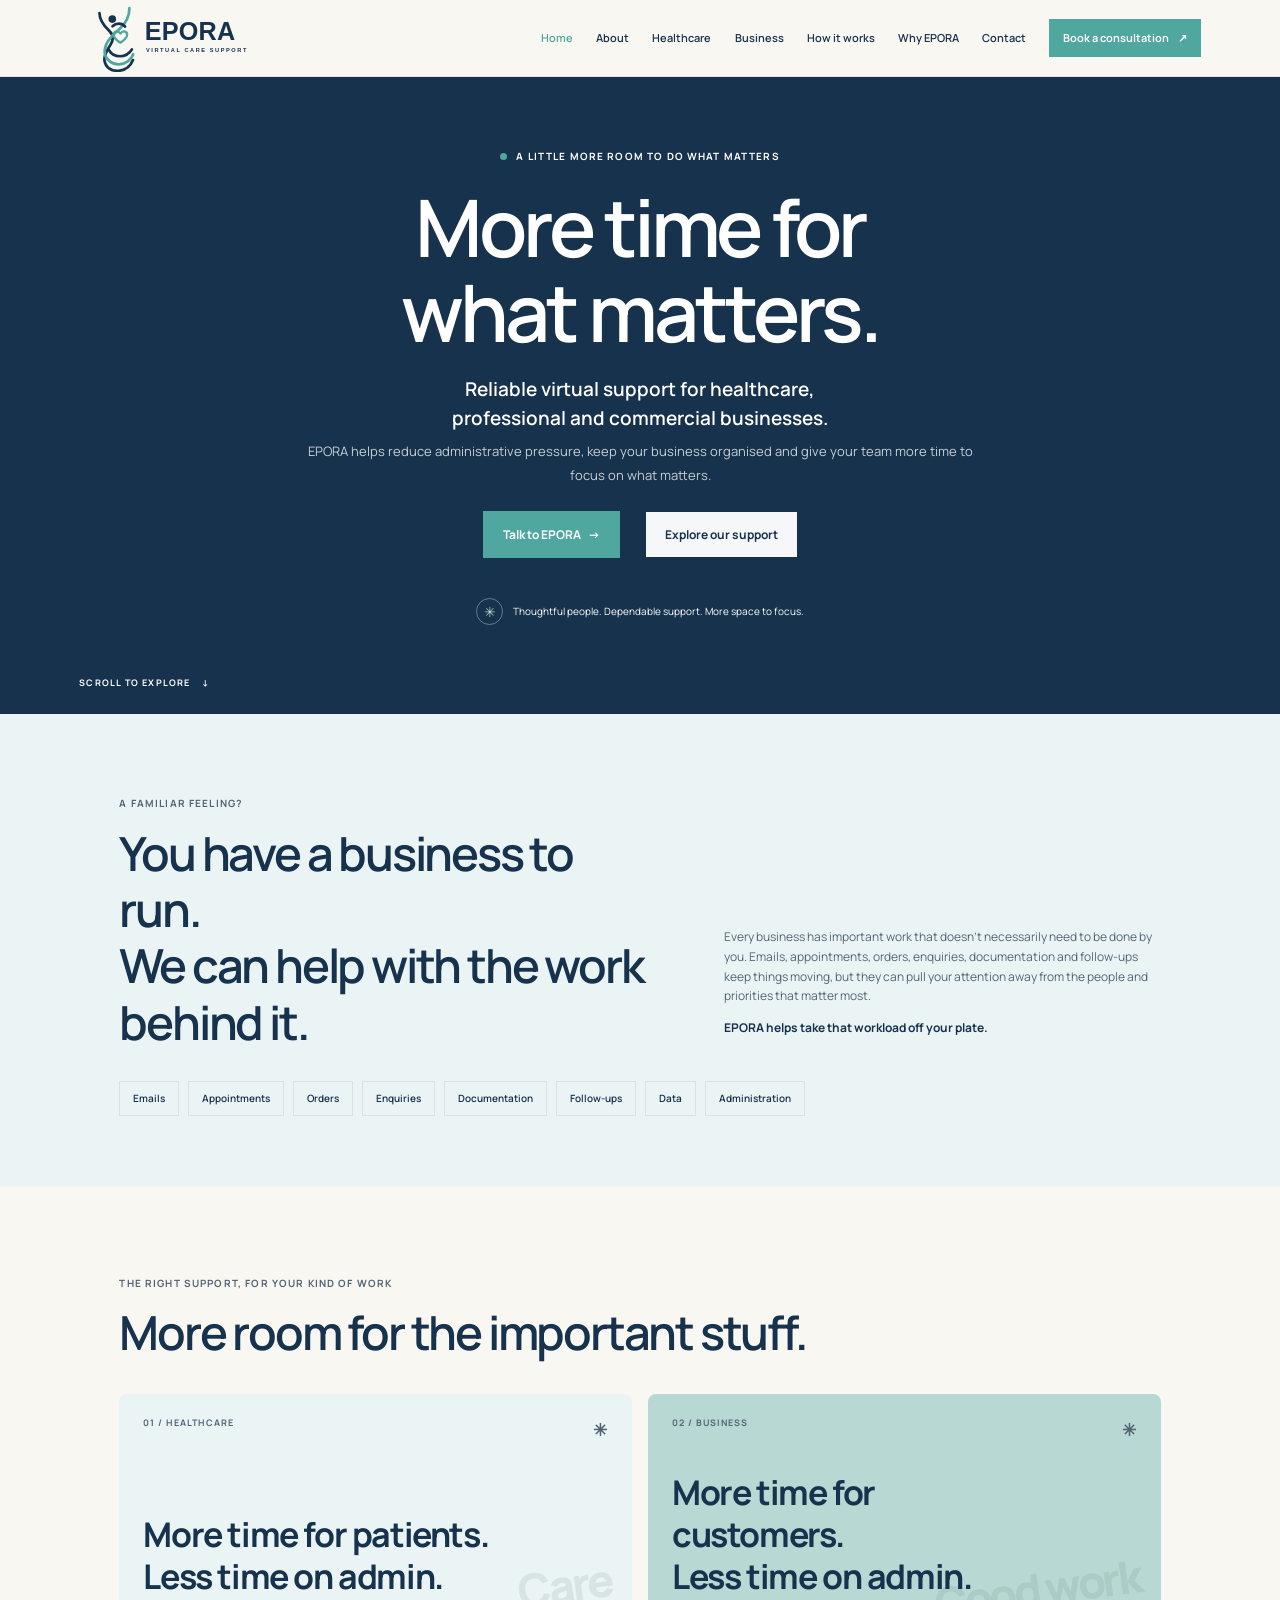
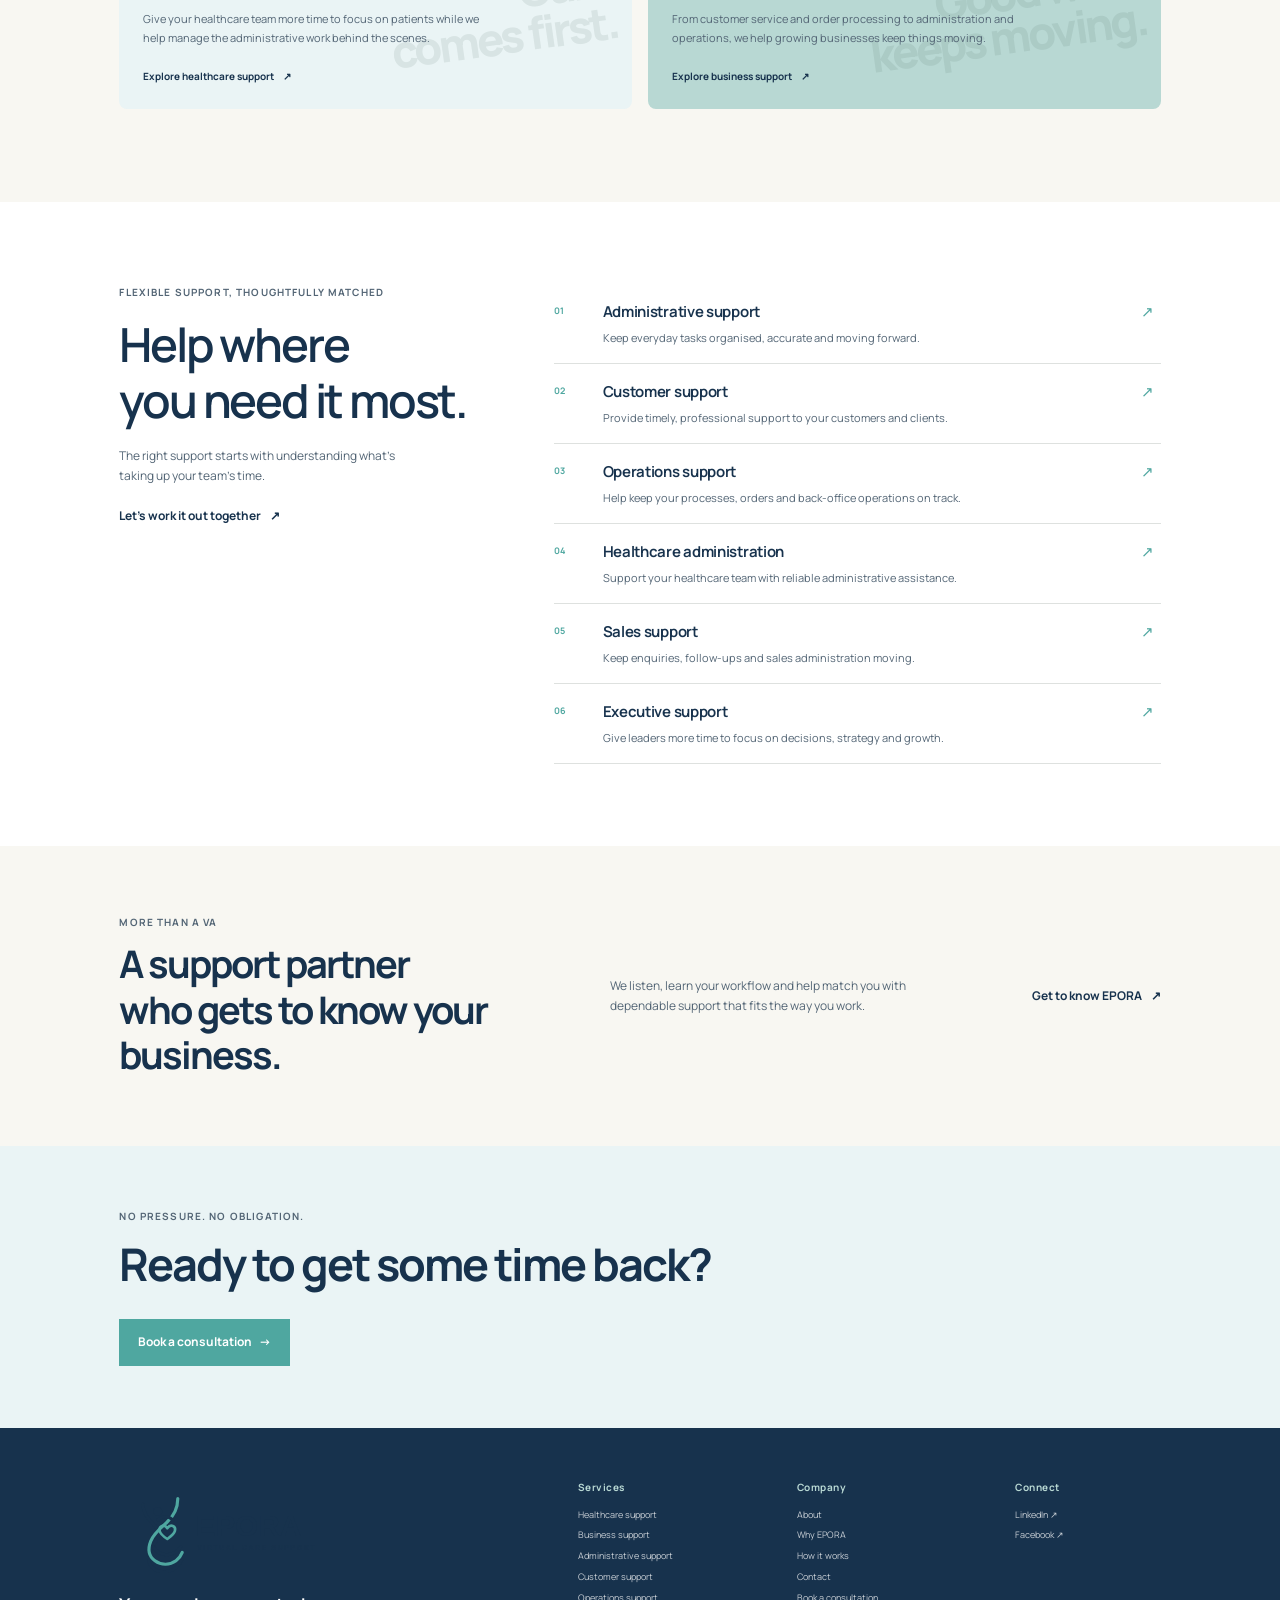
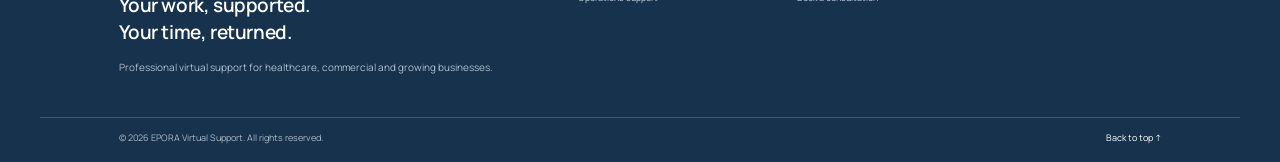
<file: index.html>
<!doctype html>
<html lang="en">
<head>
  <meta charset="utf-8">
  <meta name="viewport" content="width=device-width, initial-scale=1">
  <meta name="theme-color" content="#F8F7F2">
  <meta name="description" content="Reliable virtual support for healthcare, professional and commercial businesses. More time for what matters.">
  <title>EPORA Virtual Support | More time for what matters</title>
  <link rel="preconnect" href="https://fonts.googleapis.com">
  <link rel="preconnect" href="https://fonts.gstatic.com" crossorigin>
  <link href="https://fonts.googleapis.com/css2?family=Manrope:wght@400;500;600;700;800&display=swap" rel="stylesheet">
  <link rel="stylesheet" href="styles.css">
  <script src="script.js" defer></script>
</head>
<body>
  <a class="skip-link" href="#main">Skip to content</a>
  <header class="site-header">
    <a class="wordmark" href="index.html" aria-label="EPORA Virtual Support, home"><span class="brand-symbol" aria-hidden="true">e</span><span>epora<span class="wordmark-label">VIRTUAL SUPPORT</span></span></a>
    <button class="menu-toggle" type="button" aria-label="Open navigation" aria-expanded="false" aria-controls="primary-nav"><span></span><span></span></button>
    <nav class="primary-nav" id="primary-nav" aria-label="Main navigation">
      <a href="index.html" aria-current="page">Home</a><a href="about.html">About</a><a href="healthcare.html">Healthcare</a><a href="business.html">Business</a><a href="how-it-works.html">How it works</a><a href="why-epora.html">Why EPORA</a><a href="contact.html">Contact</a><a class="nav-cta" href="consultation.html">Book a consultation <span aria-hidden="true">↗</span></a>
    </nav>
  </header>
  <main id="main">
    <section class="hero section-wrap" id="home">
      <div class="hero-copy"><p class="eyebrow"><span class="eyebrow-dot"></span> A little more room to do what matters</p><h1>More time for<br>what matters.</h1><p class="hero-description">Reliable virtual support for healthcare, professional and commercial businesses.</p><p class="hero-detail">EPORA helps reduce administrative pressure, keep your business organised and give your team more time to focus on what matters.</p><div class="hero-actions"><a class="button button-primary" href="consultation.html">Talk to EPORA <span aria-hidden="true">→</span></a><a class="button button-secondary" href="#services">Explore our support</a></div><div class="hero-note"><span class="note-mark" aria-hidden="true">✳</span> Thoughtful people. Dependable support. More space to focus.</div></div>
      <a class="scroll-hint" href="#the-work">SCROLL TO EXPLORE <span aria-hidden="true">↓</span></a>
    </section>
    <section class="work-section" id="the-work"><div class="section-wrap work-layout"><div class="work-intro"><p class="eyebrow">A familiar feeling?</p><h2>You have a business to run.<br><span>We can help with the work behind it.</span></h2></div><div class="work-detail"><p>Every business has important work that doesn't necessarily need to be done by you. Emails, appointments, orders, enquiries, documentation and follow-ups keep things moving, but they can pull your attention away from the people and priorities that matter most.</p><p class="work-punch">EPORA helps take that workload off your plate.</p></div><div class="task-list" aria-label="Everyday business tasks"><span>Emails</span><span>Appointments</span><span>Orders</span><span>Enquiries</span><span>Documentation</span><span>Follow-ups</span><span>Data</span><span>Administration</span></div></div></section>
    <section class="service-intro section-wrap" id="services"><div class="section-heading"><p class="eyebrow">The right support, for your kind of work</p><h2>More room for <em>the important stuff.</em></h2></div><div class="service-panels"><article class="service-panel healthcare-panel"><div class="panel-topline"><span>01 / HEALTHCARE</span><span aria-hidden="true">✳</span></div><div><h3>More time for patients.<br><em>Less time on admin.</em></h3><p>Give your healthcare team more time to focus on patients while we help manage the administrative work behind the scenes.</p><a class="panel-link" href="healthcare.html">Explore healthcare support <span aria-hidden="true">↗</span></a></div><span class="panel-stamp" aria-hidden="true">Care<br>comes first.</span></article><article class="service-panel business-panel"><div class="panel-topline"><span>02 / BUSINESS</span><span aria-hidden="true">✳</span></div><div><h3>More time for customers.<br><em>Less time on admin.</em></h3><p>From customer service and order processing to administration and operations, we help growing businesses keep things moving.</p><a class="panel-link" href="business.html">Explore business support <span aria-hidden="true">↗</span></a></div><span class="panel-stamp" aria-hidden="true">Good work<br>keeps moving.</span></article></div></section>
    <section class="capabilities-section" id="all-services"><div class="section-wrap capabilities-layout"><div class="capabilities-heading"><p class="eyebrow">Flexible support, thoughtfully matched</p><h2>Help where<br>you need it <em>most.</em></h2><p>The right support starts with understanding what's taking up your team's time.</p><a class="text-link" href="consultation.html">Let's work it out together <span aria-hidden="true">↗</span></a></div><div class="capability-list"><article class="capability-item"><span class="capability-number">01</span><div><h3>Administrative support</h3><p>Keep everyday tasks organised, accurate and moving forward.</p></div><span class="capability-arrow" aria-hidden="true">↗</span></article><article class="capability-item"><span class="capability-number">02</span><div><h3>Customer support</h3><p>Provide timely, professional support to your customers and clients.</p></div><span class="capability-arrow" aria-hidden="true">↗</span></article><article class="capability-item"><span class="capability-number">03</span><div><h3>Operations support</h3><p>Help keep your processes, orders and back-office operations on track.</p></div><span class="capability-arrow" aria-hidden="true">↗</span></article><article class="capability-item"><span class="capability-number">04</span><div><h3>Healthcare administration</h3><p>Support your healthcare team with reliable administrative assistance.</p></div><span class="capability-arrow" aria-hidden="true">↗</span></article><article class="capability-item"><span class="capability-number">05</span><div><h3>Sales support</h3><p>Keep enquiries, follow-ups and sales administration moving.</p></div><span class="capability-arrow" aria-hidden="true">↗</span></article><article class="capability-item"><span class="capability-number">06</span><div><h3>Executive support</h3><p>Give leaders more time to focus on decisions, strategy and growth.</p></div><span class="capability-arrow" aria-hidden="true">↗</span></article></div></div></section>
    <section class="home-partner section-wrap"><div><p class="eyebrow">More than a VA</p><h2>A support partner<br><em>who gets to know your business.</em></h2></div><p>We listen, learn your workflow and help match you with dependable support that fits the way you work.</p><a class="text-link" href="about.html">Get to know EPORA <span aria-hidden="true">↗</span></a></section>
    <section class="service-cta"><div class="section-wrap"><p class="eyebrow">No pressure. No obligation.</p><h2>Ready to get some <em>time back?</em></h2><a class="button button-primary" href="consultation.html">Book a consultation <span aria-hidden="true">→</span></a></div></section>
  </main>
  <footer class="site-footer"><div class="section-wrap footer-main"><div class="footer-brand"><a class="wordmark wordmark-footer" href="index.html"><span class="brand-symbol" aria-hidden="true">e</span><span>epora<span class="wordmark-label">VIRTUAL SUPPORT</span></span></a><p>Your work, supported.<br>Your time, returned.</p><small>Professional virtual support for healthcare, commercial and growing businesses.</small></div><div class="footer-links"><div><h3>Services</h3><a href="healthcare.html">Healthcare support</a><a href="business.html">Business support</a><a href="index.html#all-services">Administrative support</a><a href="index.html#all-services">Customer support</a><a href="index.html#all-services">Operations support</a></div><div><h3>Company</h3><a href="about.html">About</a><a href="why-epora.html">Why EPORA</a><a href="how-it-works.html">How it works</a><a href="contact.html">Contact</a><a href="consultation.html">Book a consultation</a></div><div><h3>Connect</h3><a href="https://www.linkedin.com/" target="_blank" rel="noreferrer">LinkedIn <span aria-hidden="true">↗</span></a><a href="https://www.facebook.com/" target="_blank" rel="noreferrer">Facebook <span aria-hidden="true">↗</span></a></div></div></div><div class="section-wrap footer-bottom"><span>© 2026 EPORA Virtual Support. All rights reserved.</span><a href="#home">Back to top ↑</a></div></footer>
</body>
</html>
</file>
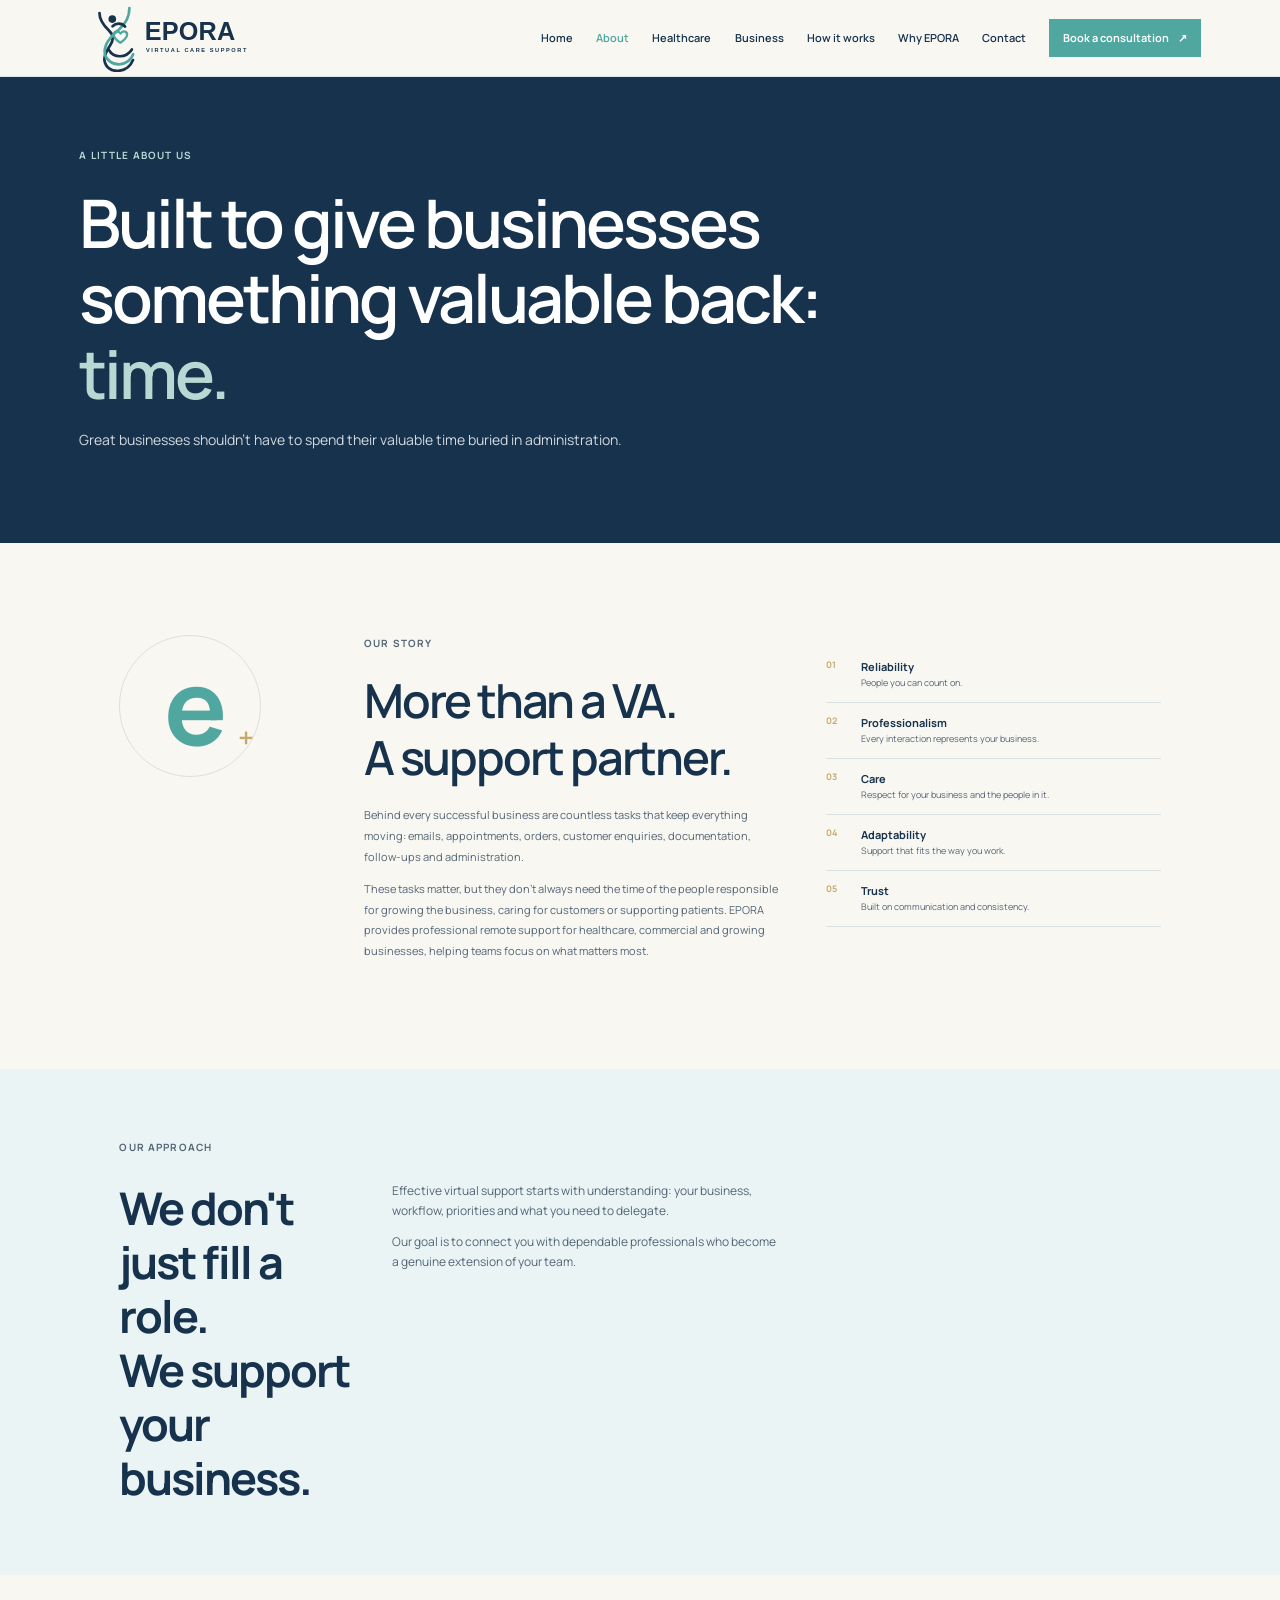
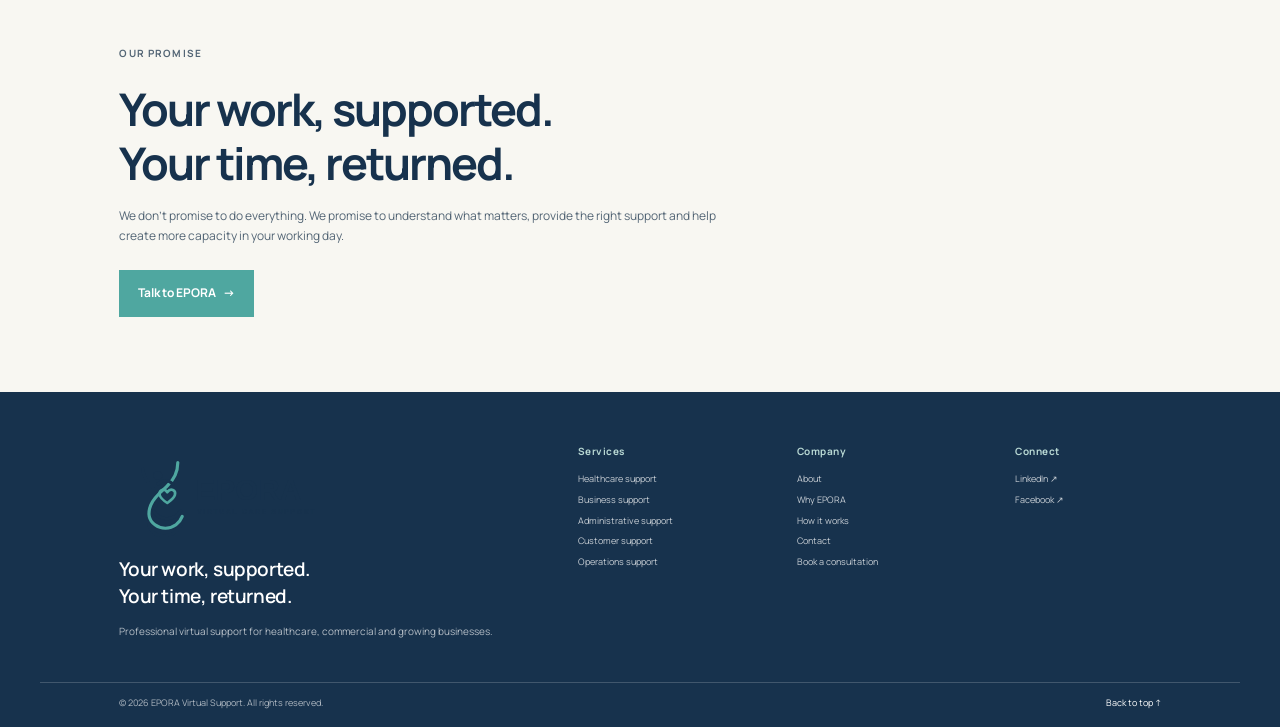
<file: about.html>
<!doctype html>
<html lang="en">
<head>
  <meta charset="utf-8">
  <meta name="viewport" content="width=device-width, initial-scale=1">
  <meta name="theme-color" content="#F8F7F2">
  <meta name="description" content="Meet EPORA Virtual Support and learn about our thoughtful, dependable approach to helping businesses get time back.">
  <title>About EPORA | Virtual Support</title>
  <link rel="preconnect" href="https://fonts.googleapis.com">
  <link rel="preconnect" href="https://fonts.gstatic.com" crossorigin>
  <link href="https://fonts.googleapis.com/css2?family=Manrope:wght@400;500;600;700;800&display=swap" rel="stylesheet">
  <link rel="stylesheet" href="styles.css">
  <script src="script.js" defer></script>
</head>
<body>
  <a class="skip-link" href="#main">Skip to content</a>
  <header class="site-header">
    <a class="wordmark" href="index.html" aria-label="EPORA Virtual Support, home"><span class="brand-symbol" aria-hidden="true">e</span><span>epora<span class="wordmark-label">VIRTUAL SUPPORT</span></span></a>
    <button class="menu-toggle" type="button" aria-label="Open navigation" aria-expanded="false" aria-controls="primary-nav"><span></span><span></span></button>
    <nav class="primary-nav" id="primary-nav" aria-label="Main navigation">
      <a href="index.html">Home</a><a href="about.html" aria-current="page">About</a><a href="healthcare.html">Healthcare</a><a href="business.html">Business</a><a href="how-it-works.html">How it works</a><a href="why-epora.html">Why EPORA</a><a href="contact.html">Contact</a><a class="nav-cta" href="consultation.html">Book a consultation <span aria-hidden="true">↗</span></a>
    </nav>
  </header>
  <main id="main">
    <section class="page-hero"><p class="eyebrow">A little about us</p><h1>Built to give businesses<br>something valuable back:<br><span>time.</span></h1><p>Great businesses shouldn't have to spend their valuable time buried in administration.</p></section>
    <section class="about-section section-wrap">
      <div class="about-mark" aria-hidden="true">e<span>+</span></div>
      <div class="about-copy"><p class="eyebrow">Our story</p><h2>More than a VA.<br><em>A support partner.</em></h2><p>Behind every successful business are countless tasks that keep everything moving: emails, appointments, orders, customer enquiries, documentation, follow-ups and administration.</p><p>These tasks matter, but they don't always need the time of the people responsible for growing the business, caring for customers or supporting patients. EPORA provides professional remote support for healthcare, commercial and growing businesses, helping teams focus on what matters most.</p></div>
      <div class="values-list"><div><span>01</span><strong>Reliability</strong><small>People you can count on.</small></div><div><span>02</span><strong>Professionalism</strong><small>Every interaction represents your business.</small></div><div><span>03</span><strong>Care</strong><small>Respect for your business and the people in it.</small></div><div><span>04</span><strong>Adaptability</strong><small>Support that fits the way you work.</small></div><div><span>05</span><strong>Trust</strong><small>Built on communication and consistency.</small></div></div>
    </section>
    <section class="about-approach"><div class="section-wrap about-approach-layout"><p class="eyebrow">Our approach</p><h2>We don't just fill a role.<br><em>We support your business.</em></h2><div><p>Effective virtual support starts with understanding: your business, workflow, priorities and what you need to delegate.</p><p>Our goal is to connect you with dependable professionals who become a genuine extension of your team.</p></div></div></section>
    <section class="promise-section section-wrap"><p class="eyebrow">Our promise</p><h2>Your work, supported.<br><em>Your time, returned.</em></h2><p>We don't promise to do everything. We promise to understand what matters, provide the right support and help create more capacity in your working day.</p><a class="button button-primary" href="consultation.html">Talk to EPORA <span aria-hidden="true">→</span></a></section>
  </main>
  <footer class="site-footer"><div class="section-wrap footer-main"><div class="footer-brand"><a class="wordmark wordmark-footer" href="index.html"><span class="brand-symbol" aria-hidden="true">e</span><span>epora<span class="wordmark-label">VIRTUAL SUPPORT</span></span></a><p>Your work, supported.<br>Your time, returned.</p><small>Professional virtual support for healthcare, commercial and growing businesses.</small></div><div class="footer-links"><div><h3>Services</h3><a href="healthcare.html">Healthcare support</a><a href="business.html">Business support</a><a href="index.html#all-services">Administrative support</a><a href="index.html#all-services">Customer support</a><a href="index.html#all-services">Operations support</a></div><div><h3>Company</h3><a href="about.html">About</a><a href="why-epora.html">Why EPORA</a><a href="how-it-works.html">How it works</a><a href="contact.html">Contact</a><a href="consultation.html">Book a consultation</a></div><div><h3>Connect</h3><a href="https://www.linkedin.com/" target="_blank" rel="noreferrer">LinkedIn <span aria-hidden="true">↗</span></a><a href="https://www.facebook.com/" target="_blank" rel="noreferrer">Facebook <span aria-hidden="true">↗</span></a></div></div></div><div class="section-wrap footer-bottom"><span>© 2026 EPORA Virtual Support. All rights reserved.</span><a href="#main">Back to top ↑</a></div></footer>
</body>
</html>
</file>
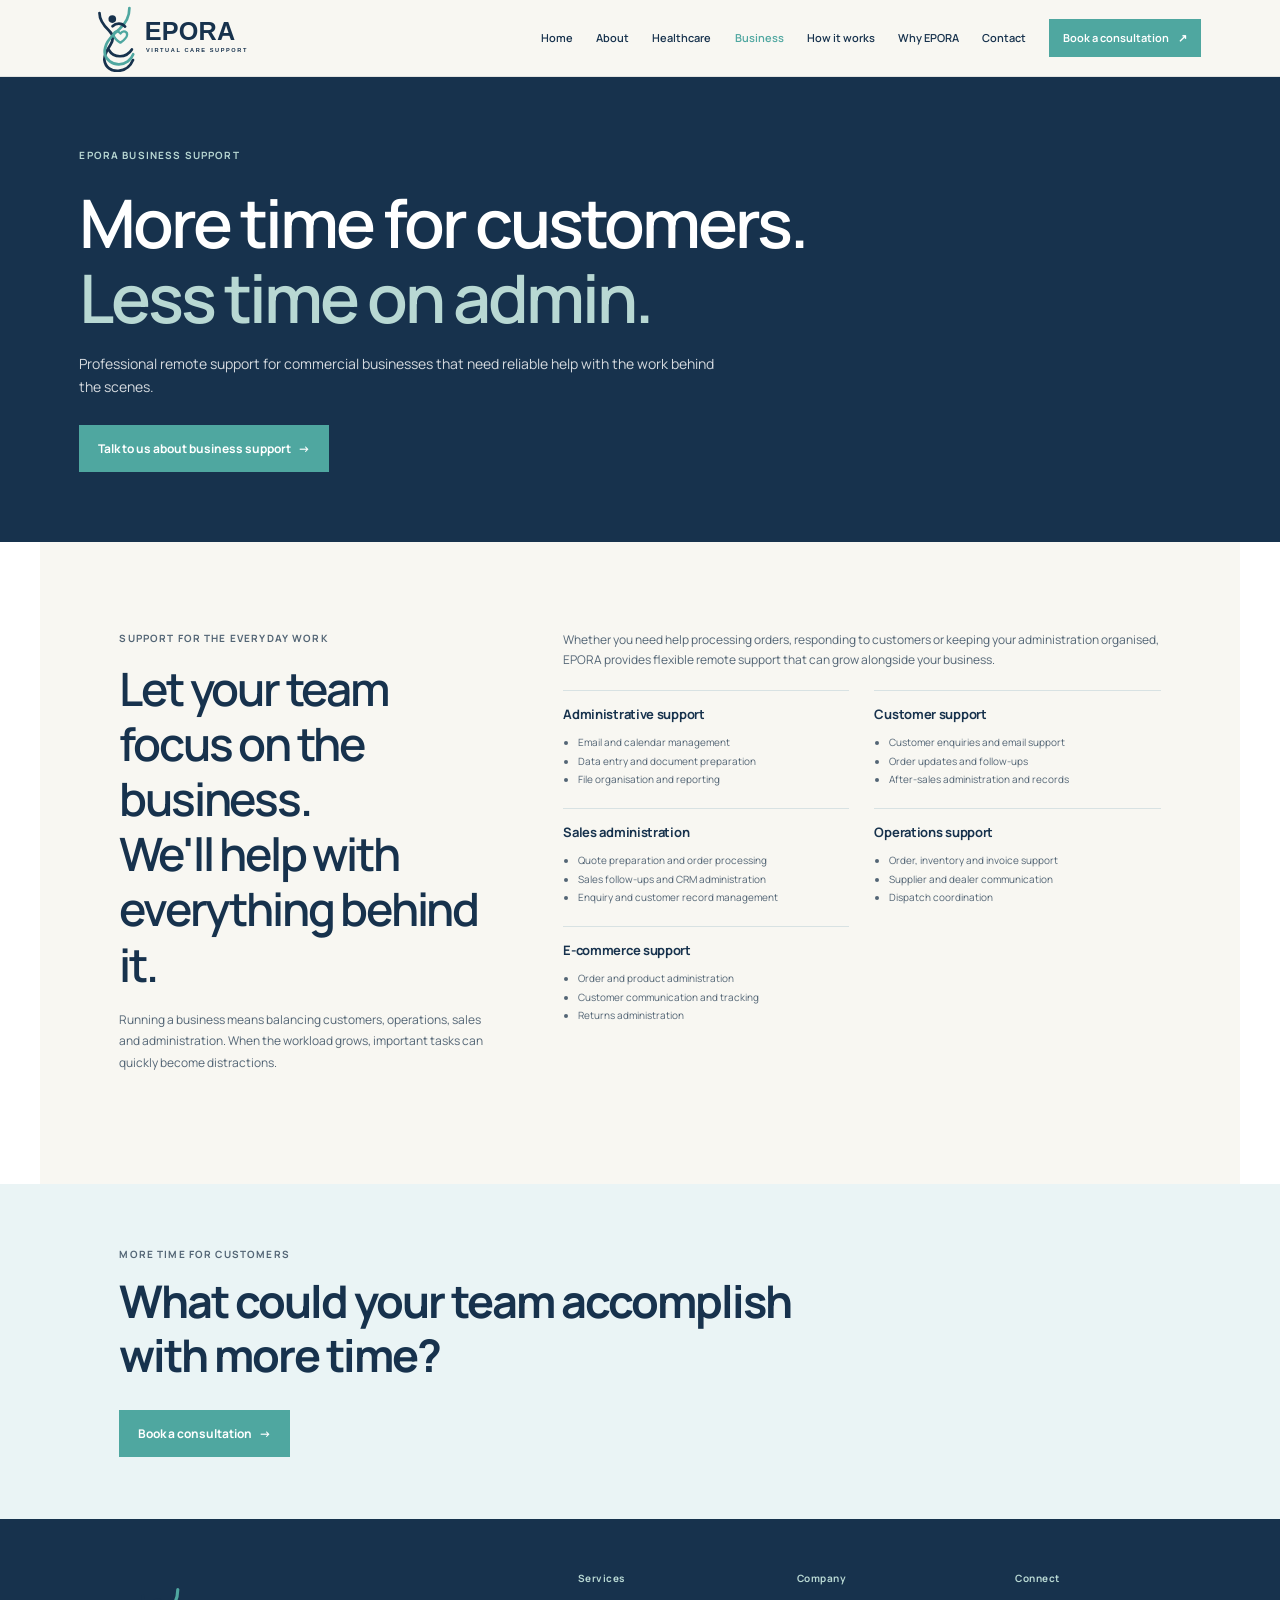
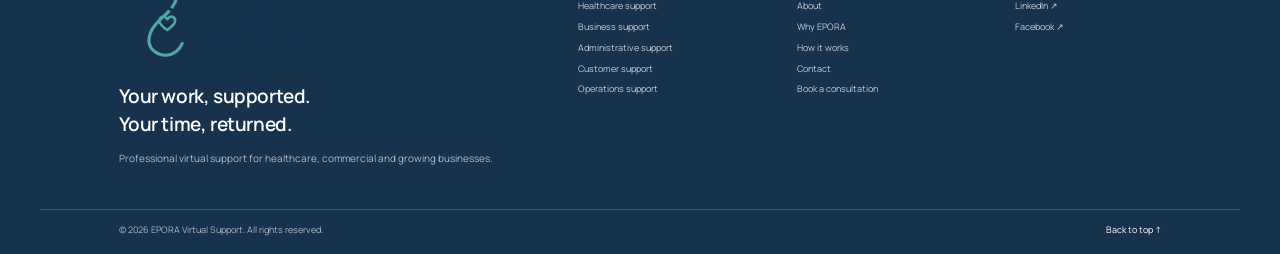
<file: business.html>
<!doctype html>
<html lang="en">
<head>
  <meta charset="utf-8">
  <meta name="viewport" content="width=device-width, initial-scale=1">
  <meta name="theme-color" content="#F8F7F2">
  <meta name="description" content="Flexible remote support for commercial businesses that need reliable help with customer service, administration and operations.">
  <title>Business Support | EPORA Virtual Support</title>
  <link rel="preconnect" href="https://fonts.googleapis.com"><link rel="preconnect" href="https://fonts.gstatic.com" crossorigin>
  <link href="https://fonts.googleapis.com/css2?family=Manrope:wght@400;500;600;700;800&display=swap" rel="stylesheet"><link rel="stylesheet" href="styles.css"><script src="script.js" defer></script>
</head>
<body>
  <a class="skip-link" href="#main">Skip to content</a>
  <header class="site-header"><a class="wordmark" href="index.html" aria-label="EPORA Virtual Support, home"><span class="brand-symbol" aria-hidden="true">e</span><span>epora<span class="wordmark-label">VIRTUAL SUPPORT</span></span></a><button class="menu-toggle" type="button" aria-label="Open navigation" aria-expanded="false" aria-controls="primary-nav"><span></span><span></span></button><nav class="primary-nav" id="primary-nav" aria-label="Main navigation"><a href="index.html">Home</a><a href="about.html">About</a><a href="healthcare.html">Healthcare</a><a href="business.html" aria-current="page">Business</a><a href="how-it-works.html">How it works</a><a href="why-epora.html">Why EPORA</a><a href="contact.html">Contact</a><a class="nav-cta" href="consultation.html">Book a consultation <span aria-hidden="true">↗</span></a></nav></header>
  <main id="main">
    <section class="page-hero"><p class="eyebrow">EPORA business support</p><h1>More time for customers.<br><span>Less time on admin.</span></h1><p>Professional remote support for commercial businesses that need reliable help with the work behind the scenes.</p><a class="button button-primary" href="consultation.html">Talk to us about business support <span aria-hidden="true">→</span></a></section>
    <section class="business-detail-section"><div class="section-wrap detail-section business-detail-layout"><div class="detail-heading"><p class="eyebrow">Support for the everyday work</p><h2>Let your team focus on the business.<br><em>We'll help with everything behind it.</em></h2><p>Running a business means balancing customers, operations, sales and administration. When the workload grows, important tasks can quickly become distractions.</p></div><div class="detail-content"><p>Whether you need help processing orders, responding to customers or keeping your administration organised, EPORA provides flexible remote support that can grow alongside your business.</p><div class="detail-grid"><article><h3>Administrative support</h3><ul><li>Email and calendar management</li><li>Data entry and document preparation</li><li>File organisation and reporting</li></ul></article><article><h3>Customer support</h3><ul><li>Customer enquiries and email support</li><li>Order updates and follow-ups</li><li>After-sales administration and records</li></ul></article><article><h3>Sales administration</h3><ul><li>Quote preparation and order processing</li><li>Sales follow-ups and CRM administration</li><li>Enquiry and customer record management</li></ul></article><article><h3>Operations support</h3><ul><li>Order, inventory and invoice support</li><li>Supplier and dealer communication</li><li>Dispatch coordination</li></ul></article><article><h3>E-commerce support</h3><ul><li>Order and product administration</li><li>Customer communication and tracking</li><li>Returns administration</li></ul></article></div></div></div></section>
    <section class="service-cta"><div class="section-wrap"><p class="eyebrow">More time for customers</p><h2>What could your team accomplish <em>with more time?</em></h2><a class="button button-primary" href="consultation.html">Book a consultation <span aria-hidden="true">→</span></a></div></section>
  </main>
  <footer class="site-footer"><div class="section-wrap footer-main"><div class="footer-brand"><a class="wordmark wordmark-footer" href="index.html"><span class="brand-symbol" aria-hidden="true">e</span><span>epora<span class="wordmark-label">VIRTUAL SUPPORT</span></span></a><p>Your work, supported.<br>Your time, returned.</p><small>Professional virtual support for healthcare, commercial and growing businesses.</small></div><div class="footer-links"><div><h3>Services</h3><a href="healthcare.html">Healthcare support</a><a href="business.html">Business support</a><a href="index.html#all-services">Administrative support</a><a href="index.html#all-services">Customer support</a><a href="index.html#all-services">Operations support</a></div><div><h3>Company</h3><a href="about.html">About</a><a href="why-epora.html">Why EPORA</a><a href="how-it-works.html">How it works</a><a href="contact.html">Contact</a><a href="consultation.html">Book a consultation</a></div><div><h3>Connect</h3><a href="https://www.linkedin.com/" target="_blank" rel="noreferrer">LinkedIn <span aria-hidden="true">↗</span></a><a href="https://www.facebook.com/" target="_blank" rel="noreferrer">Facebook <span aria-hidden="true">↗</span></a></div></div></div><div class="section-wrap footer-bottom"><span>© 2026 EPORA Virtual Support. All rights reserved.</span><a href="#main">Back to top ↑</a></div></footer>
</body>
</html>
</file>
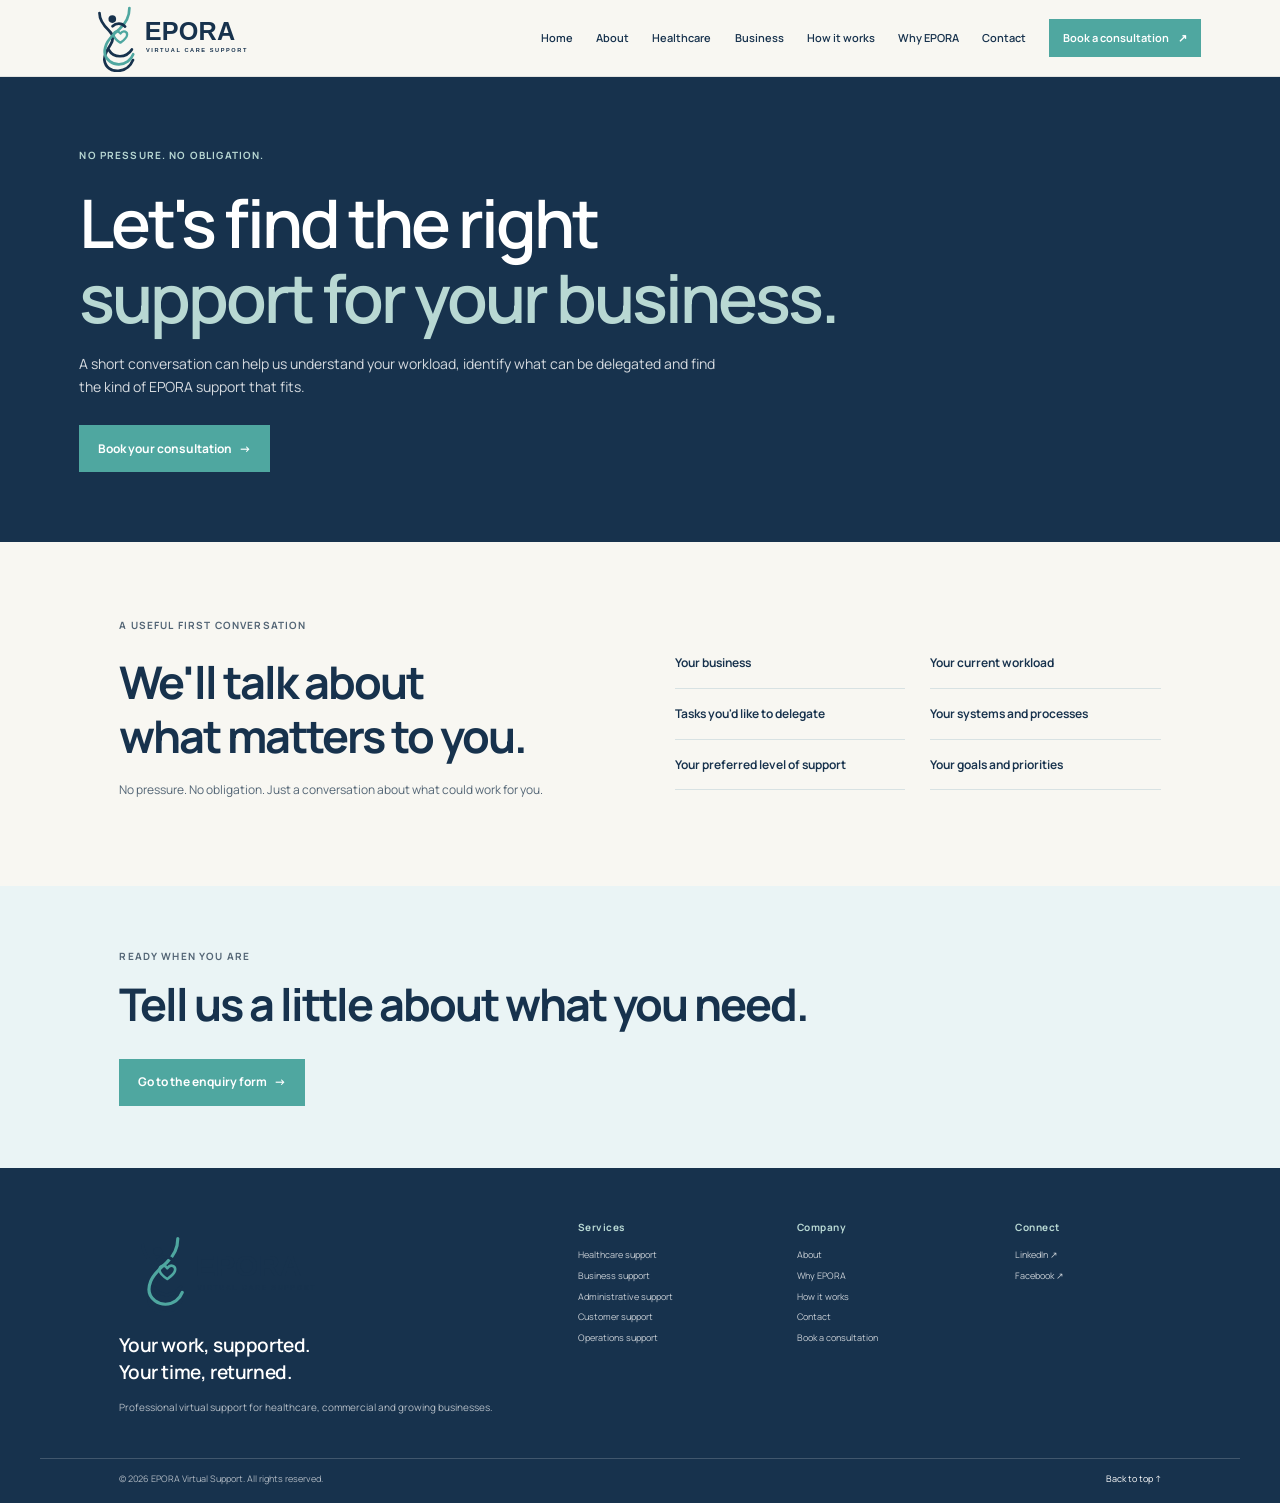
<file: consultation.html>
<!doctype html>
<html lang="en">
<head>
  <meta charset="utf-8">
  <meta name="viewport" content="width=device-width, initial-scale=1">
  <meta name="theme-color" content="#F8F7F2">
  <meta name="description" content="Book a no-pressure conversation with EPORA to explore virtual support for your business.">
  <title>Book a Consultation | EPORA Virtual Support</title>
  <link rel="preconnect" href="https://fonts.googleapis.com"><link rel="preconnect" href="https://fonts.gstatic.com" crossorigin>
  <link href="https://fonts.googleapis.com/css2?family=Manrope:wght@400;500;600;700;800&display=swap" rel="stylesheet"><link rel="stylesheet" href="styles.css"><script src="script.js" defer></script>
</head>
<body>
  <a class="skip-link" href="#main">Skip to content</a>
  <header class="site-header"><a class="wordmark" href="index.html" aria-label="EPORA Virtual Support, home"><span class="brand-symbol" aria-hidden="true">e</span><span>epora<span class="wordmark-label">VIRTUAL SUPPORT</span></span></a><button class="menu-toggle" type="button" aria-label="Open navigation" aria-expanded="false" aria-controls="primary-nav"><span></span><span></span></button><nav class="primary-nav" id="primary-nav" aria-label="Main navigation"><a href="index.html">Home</a><a href="about.html">About</a><a href="healthcare.html">Healthcare</a><a href="business.html">Business</a><a href="how-it-works.html">How it works</a><a href="why-epora.html">Why EPORA</a><a href="contact.html">Contact</a><a class="nav-cta" href="consultation.html" aria-current="page">Book a consultation <span aria-hidden="true">↗</span></a></nav></header>
  <main id="main">
    <section class="page-hero"><p class="eyebrow">No pressure. No obligation.</p><h1>Let's find the right<br><span>support for your business.</span></h1><p>A short conversation can help us understand your workload, identify what can be delegated and find the kind of EPORA support that fits.</p><a class="button button-primary" href="contact.html">Book your consultation <span aria-hidden="true">→</span></a></section>
    <section class="consultation-details section-wrap"><div><p class="eyebrow">A useful first conversation</p><h2>We'll talk about<br><em>what matters to you.</em></h2><p>No pressure. No obligation. Just a conversation about what could work for you.</p></div><ul class="consultation-topics-list"><li>Your business</li><li>Your current workload</li><li>Tasks you'd like to delegate</li><li>Your systems and processes</li><li>Your preferred level of support</li><li>Your goals and priorities</li></ul></section>
    <section class="service-cta"><div class="section-wrap"><p class="eyebrow">Ready when you are</p><h2>Tell us a little about <em>what you need.</em></h2><a class="button button-primary" href="contact.html">Go to the enquiry form <span aria-hidden="true">→</span></a></div></section>
  </main>
  <footer class="site-footer"><div class="section-wrap footer-main"><div class="footer-brand"><a class="wordmark wordmark-footer" href="index.html"><span class="brand-symbol" aria-hidden="true">e</span><span>epora<span class="wordmark-label">VIRTUAL SUPPORT</span></span></a><p>Your work, supported.<br>Your time, returned.</p><small>Professional virtual support for healthcare, commercial and growing businesses.</small></div><div class="footer-links"><div><h3>Services</h3><a href="healthcare.html">Healthcare support</a><a href="business.html">Business support</a><a href="index.html#all-services">Administrative support</a><a href="index.html#all-services">Customer support</a><a href="index.html#all-services">Operations support</a></div><div><h3>Company</h3><a href="about.html">About</a><a href="why-epora.html">Why EPORA</a><a href="how-it-works.html">How it works</a><a href="contact.html">Contact</a><a href="consultation.html">Book a consultation</a></div><div><h3>Connect</h3><a href="https://www.linkedin.com/" target="_blank" rel="noreferrer">LinkedIn <span aria-hidden="true">↗</span></a><a href="https://www.facebook.com/" target="_blank" rel="noreferrer">Facebook <span aria-hidden="true">↗</span></a></div></div></div><div class="section-wrap footer-bottom"><span>© 2026 EPORA Virtual Support. All rights reserved.</span><a href="#main">Back to top ↑</a></div></footer>
</body>
</html>
</file>
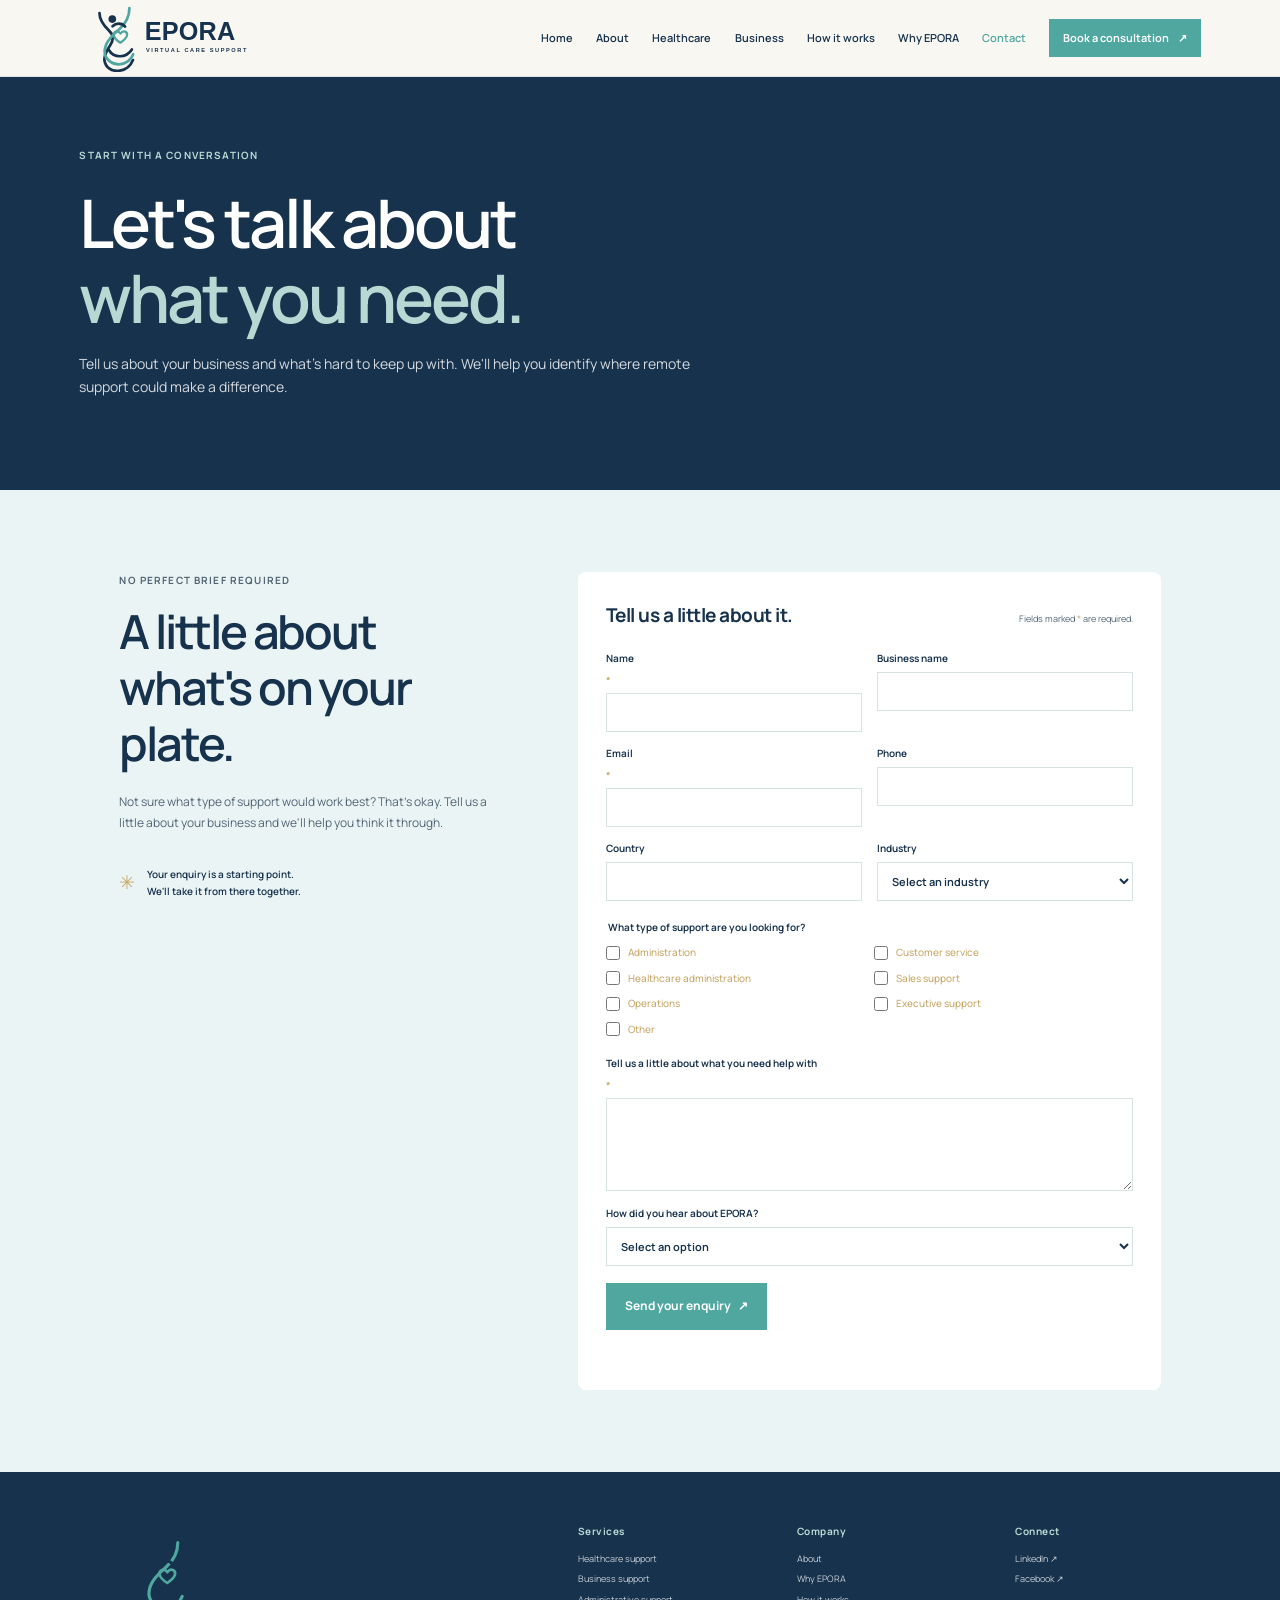
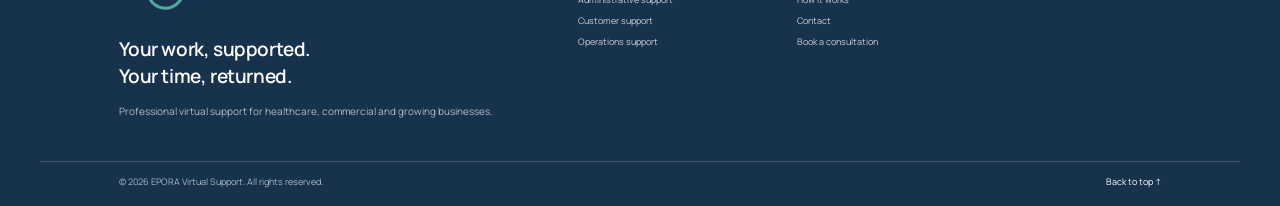
<file: contact.html>
<!doctype html>
<html lang="en">
<head>
  <meta charset="utf-8">
  <meta name="viewport" content="width=device-width, initial-scale=1">
  <meta name="theme-color" content="#F8F7F2">
  <meta name="description" content="Tell EPORA about your business and the virtual support you need.">
  <title>Contact EPORA | Virtual Support</title>
  <link rel="preconnect" href="https://fonts.googleapis.com"><link rel="preconnect" href="https://fonts.gstatic.com" crossorigin>
  <link href="https://fonts.googleapis.com/css2?family=Manrope:wght@400;500;600;700;800&display=swap" rel="stylesheet"><link rel="stylesheet" href="styles.css"><script src="script.js" defer></script>
</head>
<body>
  <a class="skip-link" href="#main">Skip to content</a>
  <header class="site-header"><a class="wordmark" href="index.html" aria-label="EPORA Virtual Support, home"><span class="brand-symbol" aria-hidden="true">e</span><span>epora<span class="wordmark-label">VIRTUAL SUPPORT</span></span></a><button class="menu-toggle" type="button" aria-label="Open navigation" aria-expanded="false" aria-controls="primary-nav"><span></span><span></span></button><nav class="primary-nav" id="primary-nav" aria-label="Main navigation"><a href="index.html">Home</a><a href="about.html">About</a><a href="healthcare.html">Healthcare</a><a href="business.html">Business</a><a href="how-it-works.html">How it works</a><a href="why-epora.html">Why EPORA</a><a href="contact.html" aria-current="page">Contact</a><a class="nav-cta" href="consultation.html">Book a consultation <span aria-hidden="true">↗</span></a></nav></header>
  <main id="main"><section class="page-hero"><p class="eyebrow">Start with a conversation</p><h1>Let's talk about<br><span>what you need.</span></h1><p>Tell us about your business and what's hard to keep up with. We'll help you identify where remote support could make a difference.</p></section>
    <section class="contact-section"><div class="section-wrap contact-layout"><div class="contact-copy"><p class="eyebrow">No perfect brief required</p><h2>A little about<br><em>what's on your plate.</em></h2><p>Not sure what type of support would work best? That's okay. Tell us a little about your business and we'll help you think it through.</p><div class="contact-aside"><span aria-hidden="true">✳</span><p>Your enquiry is a starting point.<br>We'll take it from there together.</p></div></div><form class="inquiry-form" id="inquiry-form"><div class="form-heading"><h3>Tell us a little about it.</h3><p>Fields marked <span aria-hidden="true">*</span> are required.</p></div><div class="form-grid"><label>Name <span>*</span><input name="name" autocomplete="name" required></label><label>Business name<input name="business" autocomplete="organization"></label><label>Email <span>*</span><input type="email" name="email" autocomplete="email" required></label><label>Phone<input type="tel" name="phone" autocomplete="tel"></label><label>Country<input name="country" autocomplete="country-name"></label><label>Industry<select name="industry"><option value="">Select an industry</option><option>Healthcare</option><option>Commercial</option><option>Professional services</option><option>E-commerce</option><option>Other</option></select></label></div><fieldset><legend>What type of support are you looking for?</legend><div class="checkbox-grid"><label><input type="checkbox" name="support" value="Administration"><span>Administration</span></label><label><input type="checkbox" name="support" value="Customer service"><span>Customer service</span></label><label><input type="checkbox" name="support" value="Healthcare administration"><span>Healthcare administration</span></label><label><input type="checkbox" name="support" value="Sales support"><span>Sales support</span></label><label><input type="checkbox" name="support" value="Operations"><span>Operations</span></label><label><input type="checkbox" name="support" value="Executive support"><span>Executive support</span></label><label><input type="checkbox" name="support" value="Other"><span>Other</span></label></div></fieldset><label class="full-field">Tell us a little about what you need help with <span>*</span><textarea name="message" rows="4" required></textarea></label><label class="full-field">How did you hear about EPORA?<select name="referral"><option value="">Select an option</option><option>Search engine</option><option>Social media</option><option>Referral</option><option>LinkedIn</option><option>Other</option></select></label><button class="button button-primary form-submit" type="submit">Send your enquiry <span aria-hidden="true">↗</span></button><p class="form-status" id="form-status" aria-live="polite" role="status"></p></form></div></section>
  </main>
  <footer class="site-footer"><div class="section-wrap footer-main"><div class="footer-brand"><a class="wordmark wordmark-footer" href="index.html"><span class="brand-symbol" aria-hidden="true">e</span><span>epora<span class="wordmark-label">VIRTUAL SUPPORT</span></span></a><p>Your work, supported.<br>Your time, returned.</p><small>Professional virtual support for healthcare, commercial and growing businesses.</small></div><div class="footer-links"><div><h3>Services</h3><a href="healthcare.html">Healthcare support</a><a href="business.html">Business support</a><a href="index.html#all-services">Administrative support</a><a href="index.html#all-services">Customer support</a><a href="index.html#all-services">Operations support</a></div><div><h3>Company</h3><a href="about.html">About</a><a href="why-epora.html">Why EPORA</a><a href="how-it-works.html">How it works</a><a href="contact.html">Contact</a><a href="consultation.html">Book a consultation</a></div><div><h3>Connect</h3><a href="https://www.linkedin.com/" target="_blank" rel="noreferrer">LinkedIn <span aria-hidden="true">↗</span></a><a href="https://www.facebook.com/" target="_blank" rel="noreferrer">Facebook <span aria-hidden="true">↗</span></a></div></div></div><div class="section-wrap footer-bottom"><span>© 2026 EPORA Virtual Support. All rights reserved.</span><a href="#main">Back to top ↑</a></div></footer>
</body>
</html>
</file>
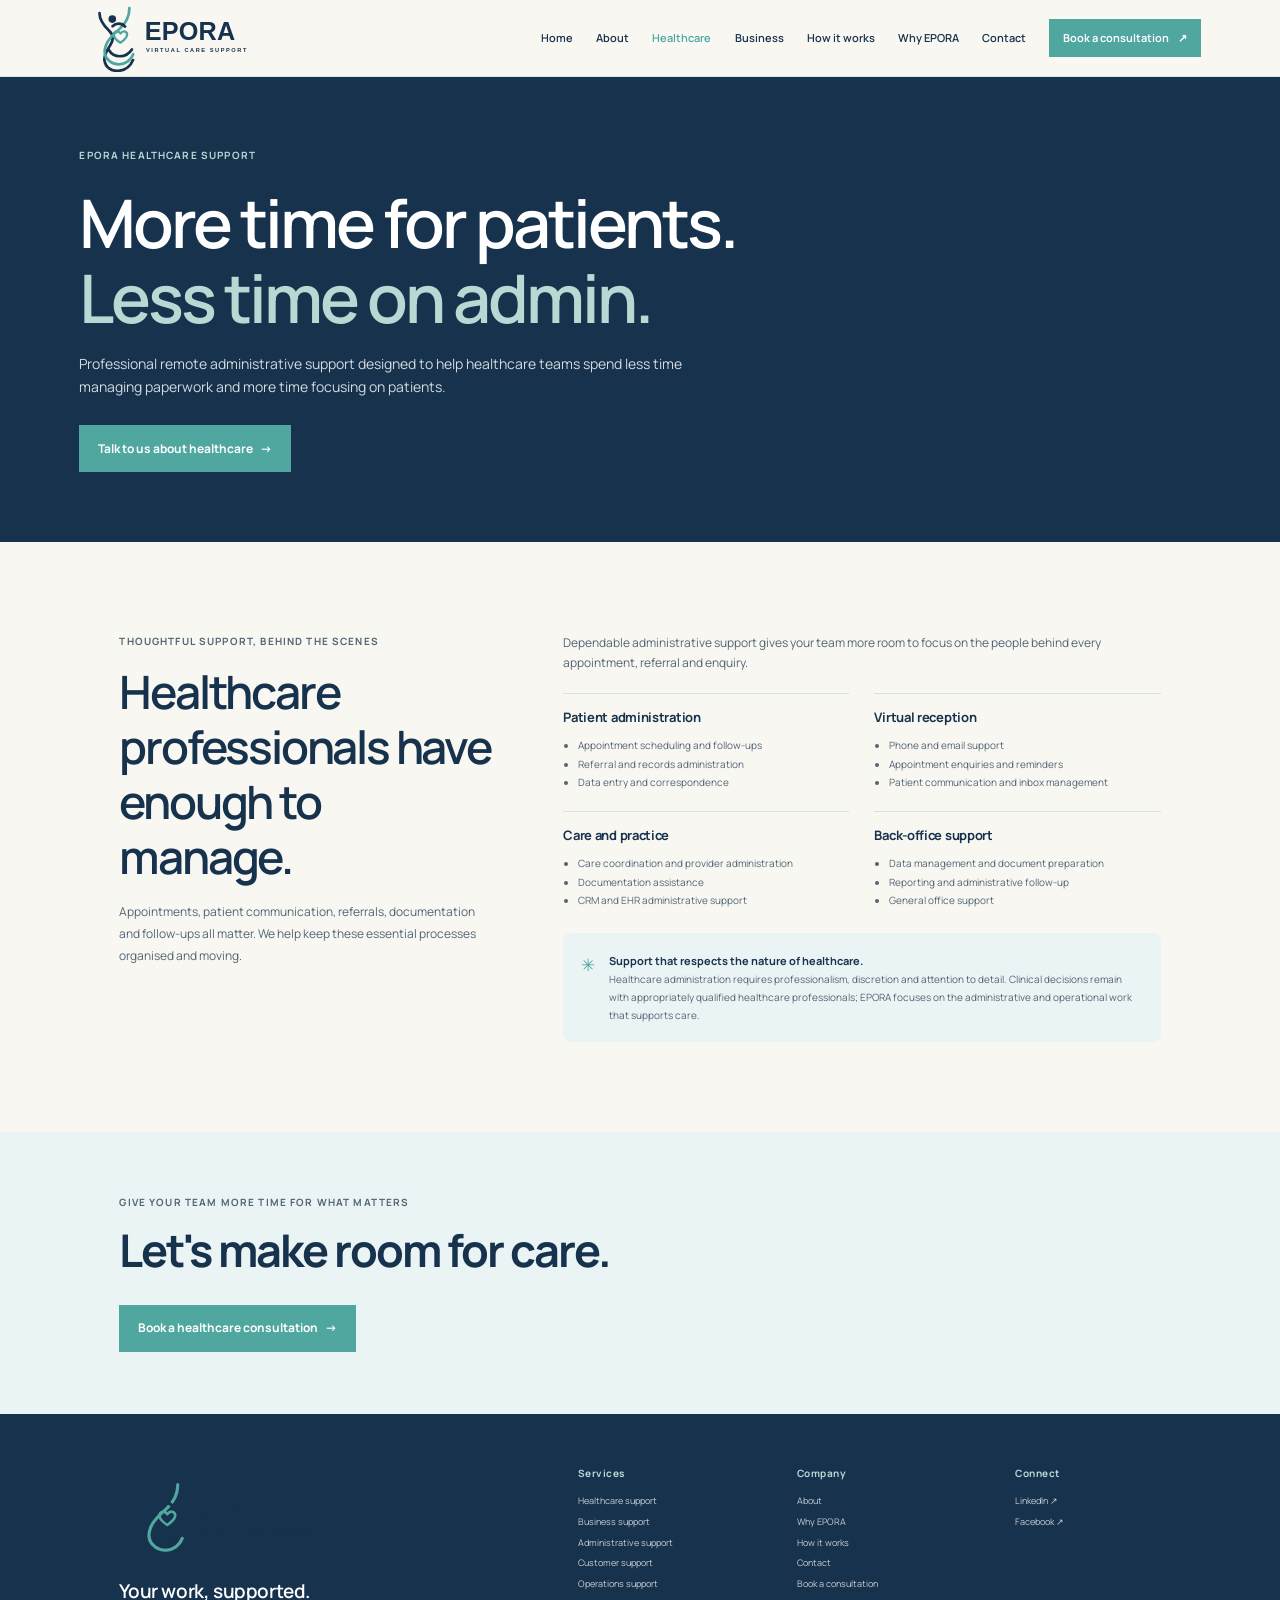
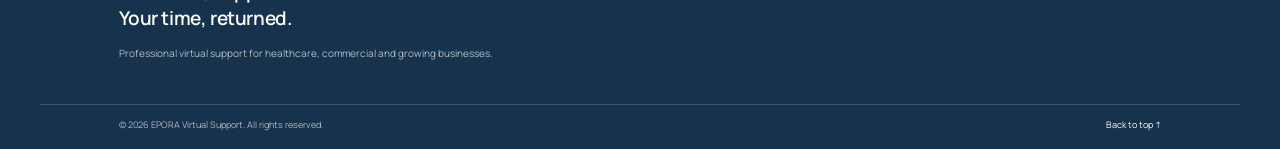
<file: healthcare.html>
<!doctype html>
<html lang="en">
<head>
  <meta charset="utf-8">
  <meta name="viewport" content="width=device-width, initial-scale=1">
  <meta name="theme-color" content="#F8F7F2">
  <meta name="description" content="Professional remote administrative support to help healthcare teams spend less time on paperwork and more time focusing on patients.">
  <title>Healthcare Support | EPORA Virtual Support</title>
  <link rel="preconnect" href="https://fonts.googleapis.com"><link rel="preconnect" href="https://fonts.gstatic.com" crossorigin>
  <link href="https://fonts.googleapis.com/css2?family=Manrope:wght@400;500;600;700;800&display=swap" rel="stylesheet"><link rel="stylesheet" href="styles.css"><script src="script.js" defer></script>
</head>
<body>
  <a class="skip-link" href="#main">Skip to content</a>
  <header class="site-header"><a class="wordmark" href="index.html" aria-label="EPORA Virtual Support, home"><span class="brand-symbol" aria-hidden="true">e</span><span>epora<span class="wordmark-label">VIRTUAL SUPPORT</span></span></a><button class="menu-toggle" type="button" aria-label="Open navigation" aria-expanded="false" aria-controls="primary-nav"><span></span><span></span></button><nav class="primary-nav" id="primary-nav" aria-label="Main navigation"><a href="index.html">Home</a><a href="about.html">About</a><a href="healthcare.html" aria-current="page">Healthcare</a><a href="business.html">Business</a><a href="how-it-works.html">How it works</a><a href="why-epora.html">Why EPORA</a><a href="contact.html">Contact</a><a class="nav-cta" href="consultation.html">Book a consultation <span aria-hidden="true">↗</span></a></nav></header>
  <main id="main">
    <section class="page-hero"><p class="eyebrow">EPORA healthcare support</p><h1>More time for patients.<br><span>Less time on admin.</span></h1><p>Professional remote administrative support designed to help healthcare teams spend less time managing paperwork and more time focusing on patients.</p><a class="button button-primary" href="consultation.html">Talk to us about healthcare <span aria-hidden="true">→</span></a></section>
    <section class="detail-section section-wrap"><div class="detail-heading"><p class="eyebrow">Thoughtful support, behind the scenes</p><h2>Healthcare professionals have <em>enough to manage.</em></h2><p>Appointments, patient communication, referrals, documentation and follow-ups all matter. We help keep these essential processes organised and moving.</p></div><div class="detail-content"><p>Dependable administrative support gives your team more room to focus on the people behind every appointment, referral and enquiry.</p><div class="detail-grid"><article><h3>Patient administration</h3><ul><li>Appointment scheduling and follow-ups</li><li>Referral and records administration</li><li>Data entry and correspondence</li></ul></article><article><h3>Virtual reception</h3><ul><li>Phone and email support</li><li>Appointment enquiries and reminders</li><li>Patient communication and inbox management</li></ul></article><article><h3>Care and practice</h3><ul><li>Care coordination and provider administration</li><li>Documentation assistance</li><li>CRM and EHR administrative support</li></ul></article><article><h3>Back-office support</h3><ul><li>Data management and document preparation</li><li>Reporting and administrative follow-up</li><li>General office support</li></ul></article></div><aside class="trust-note"><span class="trust-symbol" aria-hidden="true">✳</span><p><strong>Support that respects the nature of healthcare.</strong><br>Healthcare administration requires professionalism, discretion and attention to detail. Clinical decisions remain with appropriately qualified healthcare professionals; EPORA focuses on the administrative and operational work that supports care.</p></aside></div></section>
    <section class="service-cta"><div class="section-wrap"><p class="eyebrow">Give your team more time for what matters</p><h2>Let's make room for <em>care.</em></h2><a class="button button-primary" href="consultation.html">Book a healthcare consultation <span aria-hidden="true">→</span></a></div></section>
  </main>
  <footer class="site-footer"><div class="section-wrap footer-main"><div class="footer-brand"><a class="wordmark wordmark-footer" href="index.html"><span class="brand-symbol" aria-hidden="true">e</span><span>epora<span class="wordmark-label">VIRTUAL SUPPORT</span></span></a><p>Your work, supported.<br>Your time, returned.</p><small>Professional virtual support for healthcare, commercial and growing businesses.</small></div><div class="footer-links"><div><h3>Services</h3><a href="healthcare.html">Healthcare support</a><a href="business.html">Business support</a><a href="index.html#all-services">Administrative support</a><a href="index.html#all-services">Customer support</a><a href="index.html#all-services">Operations support</a></div><div><h3>Company</h3><a href="about.html">About</a><a href="why-epora.html">Why EPORA</a><a href="how-it-works.html">How it works</a><a href="contact.html">Contact</a><a href="consultation.html">Book a consultation</a></div><div><h3>Connect</h3><a href="https://www.linkedin.com/" target="_blank" rel="noreferrer">LinkedIn <span aria-hidden="true">↗</span></a><a href="https://www.facebook.com/" target="_blank" rel="noreferrer">Facebook <span aria-hidden="true">↗</span></a></div></div></div><div class="section-wrap footer-bottom"><span>© 2026 EPORA Virtual Support. All rights reserved.</span><a href="#main">Back to top ↑</a></div></footer>
</body>
</html>
</file>
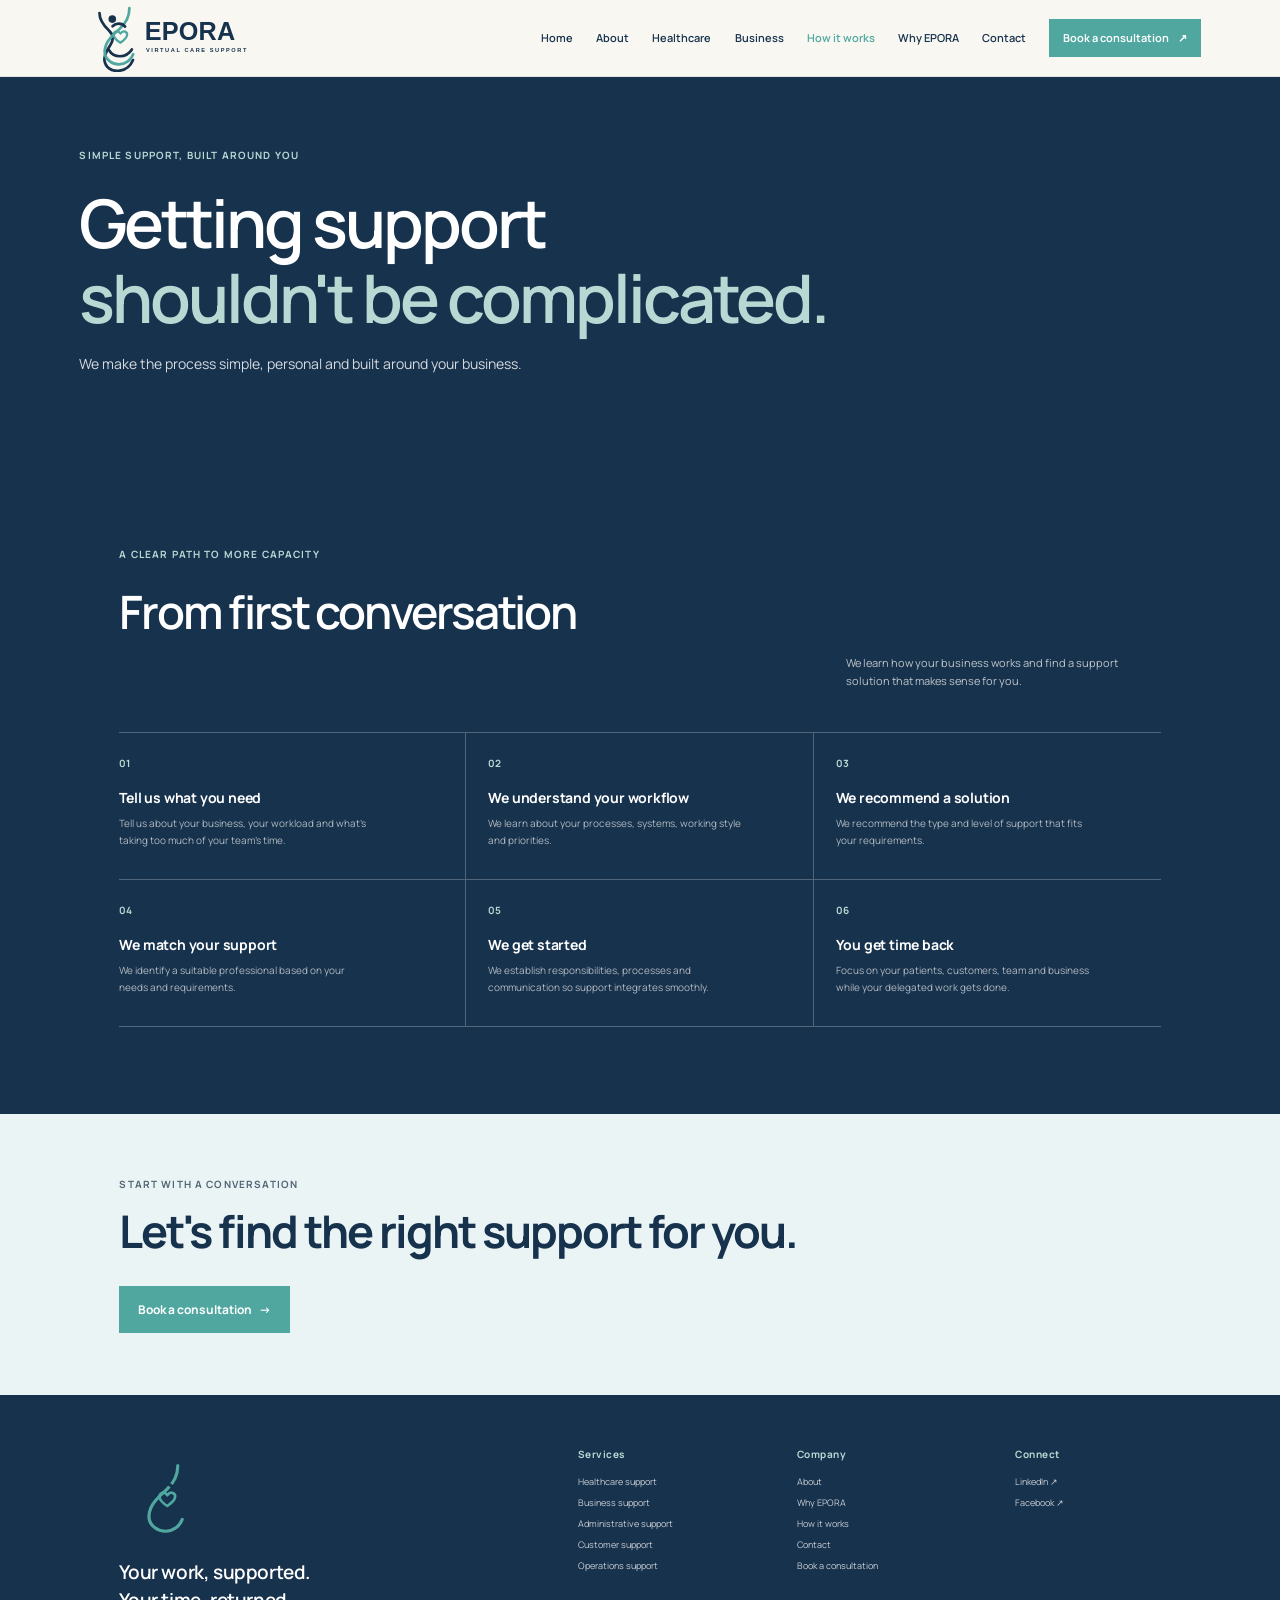
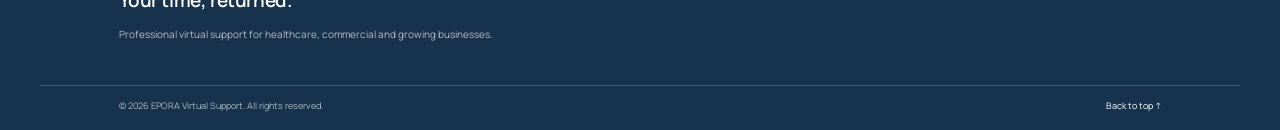
<file: how-it-works.html>
<!doctype html>
<html lang="en">
<head>
  <meta charset="utf-8">
  <meta name="viewport" content="width=device-width, initial-scale=1">
  <meta name="theme-color" content="#F8F7F2">
  <meta name="description" content="Learn how EPORA makes finding and starting virtual support simple, personal and built around your business.">
  <title>How It Works | EPORA Virtual Support</title>
  <link rel="preconnect" href="https://fonts.googleapis.com"><link rel="preconnect" href="https://fonts.gstatic.com" crossorigin>
  <link href="https://fonts.googleapis.com/css2?family=Manrope:wght@400;500;600;700;800&display=swap" rel="stylesheet"><link rel="stylesheet" href="styles.css"><script src="script.js" defer></script>
</head>
<body>
  <a class="skip-link" href="#main">Skip to content</a>
  <header class="site-header"><a class="wordmark" href="index.html" aria-label="EPORA Virtual Support, home"><span class="brand-symbol" aria-hidden="true">e</span><span>epora<span class="wordmark-label">VIRTUAL SUPPORT</span></span></a><button class="menu-toggle" type="button" aria-label="Open navigation" aria-expanded="false" aria-controls="primary-nav"><span></span><span></span></button><nav class="primary-nav" id="primary-nav" aria-label="Main navigation"><a href="index.html">Home</a><a href="about.html">About</a><a href="healthcare.html">Healthcare</a><a href="business.html">Business</a><a href="how-it-works.html" aria-current="page">How it works</a><a href="why-epora.html">Why EPORA</a><a href="contact.html">Contact</a><a class="nav-cta" href="consultation.html">Book a consultation <span aria-hidden="true">↗</span></a></nav></header>
  <main id="main">
    <section class="page-hero"><p class="eyebrow">Simple support, built around you</p><h1>Getting support<br><span>shouldn't be complicated.</span></h1><p>We make the process simple, personal and built around your business.</p></section>
    <section class="process-section"><div class="section-wrap"><div class="process-heading"><div><p class="eyebrow">A clear path to more capacity</p><h2>From first conversation<br><em>to time well spent.</em></h2></div><p>We learn how your business works and find a support solution that makes sense for you.</p></div><div class="process-grid"><article><span>01</span><h3>Tell us what you need</h3><p>Tell us about your business, your workload and what's taking too much of your team's time.</p></article><article><span>02</span><h3>We understand your workflow</h3><p>We learn about your processes, systems, working style and priorities.</p></article><article><span>03</span><h3>We recommend a solution</h3><p>We recommend the type and level of support that fits your requirements.</p></article><article><span>04</span><h3>We match your support</h3><p>We identify a suitable professional based on your needs and requirements.</p></article><article><span>05</span><h3>We get started</h3><p>We establish responsibilities, processes and communication so support integrates smoothly.</p></article><article><span>06</span><h3>You get time back</h3><p>Focus on your patients, customers, team and business while your delegated work gets done.</p></article></div></div></section>
    <section class="service-cta"><div class="section-wrap"><p class="eyebrow">Start with a conversation</p><h2>Let's find the right support <em>for you.</em></h2><a class="button button-primary" href="consultation.html">Book a consultation <span aria-hidden="true">→</span></a></div></section>
  </main>
  <footer class="site-footer"><div class="section-wrap footer-main"><div class="footer-brand"><a class="wordmark wordmark-footer" href="index.html"><span class="brand-symbol" aria-hidden="true">e</span><span>epora<span class="wordmark-label">VIRTUAL SUPPORT</span></span></a><p>Your work, supported.<br>Your time, returned.</p><small>Professional virtual support for healthcare, commercial and growing businesses.</small></div><div class="footer-links"><div><h3>Services</h3><a href="healthcare.html">Healthcare support</a><a href="business.html">Business support</a><a href="index.html#all-services">Administrative support</a><a href="index.html#all-services">Customer support</a><a href="index.html#all-services">Operations support</a></div><div><h3>Company</h3><a href="about.html">About</a><a href="why-epora.html">Why EPORA</a><a href="how-it-works.html">How it works</a><a href="contact.html">Contact</a><a href="consultation.html">Book a consultation</a></div><div><h3>Connect</h3><a href="https://www.linkedin.com/" target="_blank" rel="noreferrer">LinkedIn <span aria-hidden="true">↗</span></a><a href="https://www.facebook.com/" target="_blank" rel="noreferrer">Facebook <span aria-hidden="true">↗</span></a></div></div></div><div class="section-wrap footer-bottom"><span>© 2026 EPORA Virtual Support. All rights reserved.</span><a href="#main">Back to top ↑</a></div></footer>
</body>
</html>
</file>
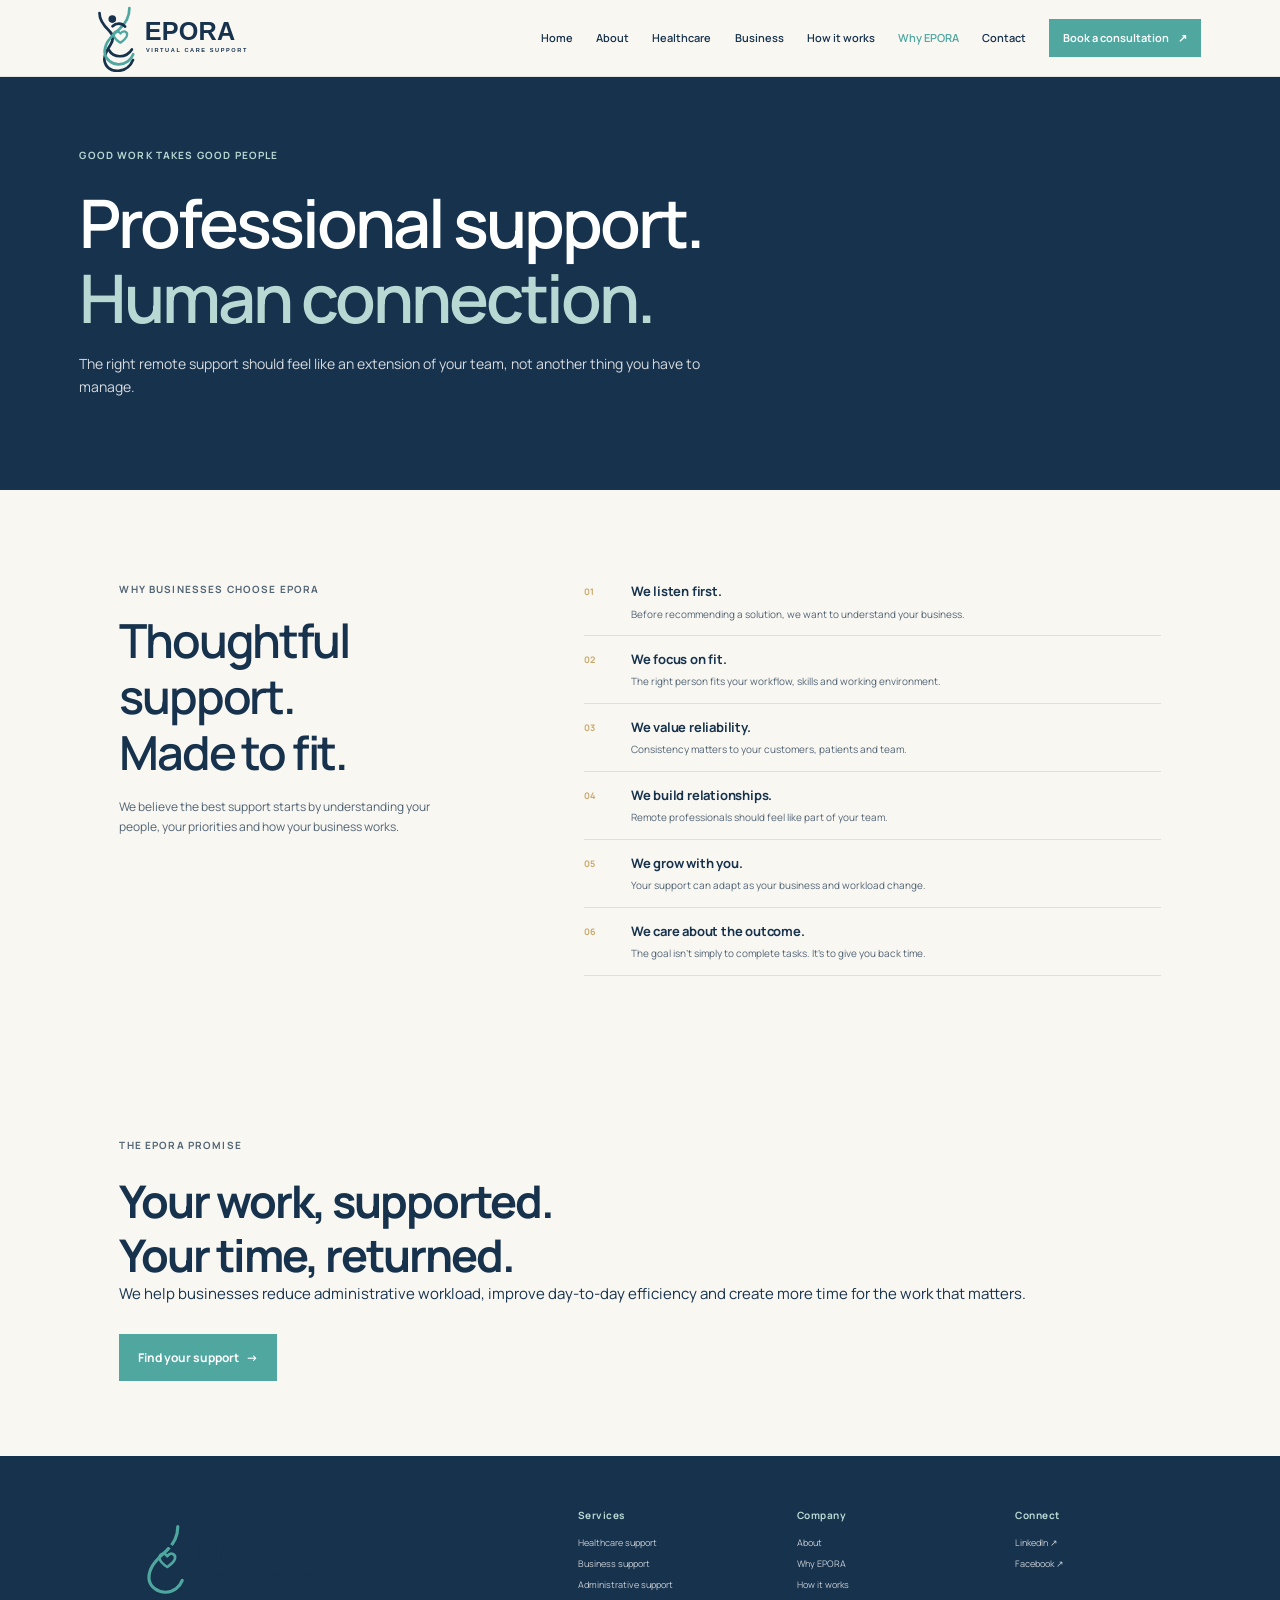
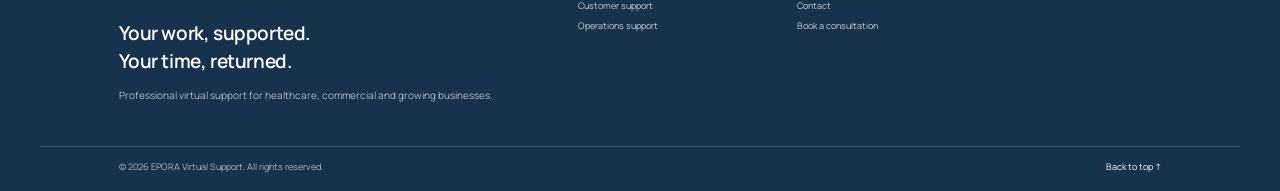
<file: why-epora.html>
<!doctype html>
<html lang="en">
<head>
  <meta charset="utf-8">
  <meta name="viewport" content="width=device-width, initial-scale=1">
  <meta name="theme-color" content="#F8F7F2">
  <meta name="description" content="Discover the EPORA approach: professional virtual support built on fit, reliability, human connection and care.">
  <title>Why EPORA | Virtual Support</title>
  <link rel="preconnect" href="https://fonts.googleapis.com"><link rel="preconnect" href="https://fonts.gstatic.com" crossorigin>
  <link href="https://fonts.googleapis.com/css2?family=Manrope:wght@400;500;600;700;800&display=swap" rel="stylesheet"><link rel="stylesheet" href="styles.css"><script src="script.js" defer></script>
</head>
<body>
  <a class="skip-link" href="#main">Skip to content</a>
  <header class="site-header"><a class="wordmark" href="index.html" aria-label="EPORA Virtual Support, home"><span class="brand-symbol" aria-hidden="true">e</span><span>epora<span class="wordmark-label">VIRTUAL SUPPORT</span></span></a><button class="menu-toggle" type="button" aria-label="Open navigation" aria-expanded="false" aria-controls="primary-nav"><span></span><span></span></button><nav class="primary-nav" id="primary-nav" aria-label="Main navigation"><a href="index.html">Home</a><a href="about.html">About</a><a href="healthcare.html">Healthcare</a><a href="business.html">Business</a><a href="how-it-works.html">How it works</a><a href="why-epora.html" aria-current="page">Why EPORA</a><a href="contact.html">Contact</a><a class="nav-cta" href="consultation.html">Book a consultation <span aria-hidden="true">↗</span></a></nav></header>
  <main id="main">
    <section class="page-hero"><p class="eyebrow">Good work takes good people</p><h1>Professional support.<br><span>Human connection.</span></h1><p>The right remote support should feel like an extension of your team, not another thing you have to manage.</p></section>
    <section class="why-section section-wrap"><div class="why-heading"><p class="eyebrow">Why businesses choose EPORA</p><h2>Thoughtful support.<br><em>Made to fit.</em></h2><p>We believe the best support starts by understanding your people, your priorities and how your business works.</p></div><div class="why-list"><article><span>01</span><div><h3>We listen first.</h3><p>Before recommending a solution, we want to understand your business.</p></div></article><article><span>02</span><div><h3>We focus on fit.</h3><p>The right person fits your workflow, skills and working environment.</p></div></article><article><span>03</span><div><h3>We value reliability.</h3><p>Consistency matters to your customers, patients and team.</p></div></article><article><span>04</span><div><h3>We build relationships.</h3><p>Remote professionals should feel like part of your team.</p></div></article><article><span>05</span><div><h3>We grow with you.</h3><p>Your support can adapt as your business and workload change.</p></div></article><article><span>06</span><div><h3>We care about the outcome.</h3><p>The goal isn't simply to complete tasks. It's to give you back time.</p></div></article></div></section>
    <section class="promise-section"><div class="section-wrap"><p class="eyebrow">The EPORA promise</p><h2>Your work, supported.<br><em>Your time, returned.</em></h2><p>We help businesses reduce administrative workload, improve day-to-day efficiency and create more time for the work that matters.</p><a class="button button-primary" href="consultation.html">Find your support <span aria-hidden="true">→</span></a></div></section>
  </main>
  <footer class="site-footer"><div class="section-wrap footer-main"><div class="footer-brand"><a class="wordmark wordmark-footer" href="index.html"><span class="brand-symbol" aria-hidden="true">e</span><span>epora<span class="wordmark-label">VIRTUAL SUPPORT</span></span></a><p>Your work, supported.<br>Your time, returned.</p><small>Professional virtual support for healthcare, commercial and growing businesses.</small></div><div class="footer-links"><div><h3>Services</h3><a href="healthcare.html">Healthcare support</a><a href="business.html">Business support</a><a href="index.html#all-services">Administrative support</a><a href="index.html#all-services">Customer support</a><a href="index.html#all-services">Operations support</a></div><div><h3>Company</h3><a href="about.html">About</a><a href="why-epora.html">Why EPORA</a><a href="how-it-works.html">How it works</a><a href="contact.html">Contact</a><a href="consultation.html">Book a consultation</a></div><div><h3>Connect</h3><a href="https://www.linkedin.com/" target="_blank" rel="noreferrer">LinkedIn <span aria-hidden="true">↗</span></a><a href="https://www.facebook.com/" target="_blank" rel="noreferrer">Facebook <span aria-hidden="true">↗</span></a></div></div></div><div class="section-wrap footer-bottom"><span>© 2026 EPORA Virtual Support. All rights reserved.</span><a href="#main">Back to top ↑</a></div></footer>
</body>
</html>
</file>
<file: styles.css>
:root{--ink:#17324D;--ink-soft:#536575;--paper:#F8F7F2;--white:#FFFFFF;--green:#4FA7A0;--green-dark:#17324D;--lime:#B8D8D3;--coral:#C8A96B;--coral-light:#EAF4F5;--line:#D8E2E3;--font-body:'Manrope',sans-serif;--font-display:'Manrope',sans-serif;--page-width:1200px;--gutter:clamp(22px,6.2vw,88px)}
*{box-sizing:border-box}html{scroll-behavior:smooth;scroll-padding-top:86px}body{margin:0;background:var(--paper);color:var(--ink);font-family:var(--font-body);font-size:15px;line-height:1.65;-webkit-font-smoothing:antialiased}a{color:inherit;text-decoration:none}button,input,textarea,select{font:inherit}button,a{-webkit-tap-highlight-color:transparent}.section-wrap{width:min(100%,var(--page-width));margin-inline:auto;padding-inline:var(--gutter)}.skip-link{position:absolute;top:-50px;left:15px;background:var(--ink);color:white;padding:10px 14px;z-index:30}.skip-link:focus{top:12px}.site-header{position:sticky;top:0;z-index:20;display:flex;align-items:center;justify-content:space-between;min-height:77px;padding:0 var(--gutter);background:rgba(246,247,242,.96);border-bottom:1px solid rgba(36,54,45,.09);backdrop-filter:blur(14px)}.wordmark{display:inline-flex;align-items:center;gap:10px;font:800 24px/1 var(--font-display);letter-spacing:-1.3px}.brand-symbol{display:grid;place-items:center;width:34px;height:34px;border-radius:11px 11px 11px 3px;background:var(--green);color:var(--lime);font:800 24px/1 var(--font-display);letter-spacing:-2px}.wordmark-label{display:block;margin-top:5px;font:600 8px/1 var(--font-body);letter-spacing:1.45px}.primary-nav{display:flex;align-items:center;gap:clamp(12px,1.8vw,25px)}.primary-nav>a:not(.nav-cta){font-size:11px;font-weight:600;white-space:nowrap;transition:color .2s}.primary-nav>a:not(.nav-cta):hover,.text-link:hover,.panel-link:hover{color:var(--coral)}.nav-cta{padding:10px 14px;background:var(--green);color:white;font-size:11px;font-weight:650;white-space:nowrap;transition:background .2s}.nav-cta:hover,.button-primary:hover{background:var(--green-dark)}.nav-cta span,.button span,.panel-link span,.text-link span{margin-left:7px}.menu-toggle{display:none}.hero{position:relative;display:grid;grid-template-columns:1fr .95fr;align-items:center;min-height:637px;padding-top:49px;padding-bottom:75px}.hero-copy{position:relative;z-index:1;max-width:570px;padding-top:8px}.eyebrow{display:flex;align-items:center;gap:9px;margin:0 0 21px;color:var(--green);font-size:10px;font-weight:700;letter-spacing:1.15px;text-transform:uppercase}.eyebrow-dot{width:7px;height:7px;border-radius:50%;background:var(--coral)}h1,h2,h3,p{margin-top:0}h1,h2,h3{font-family:var(--font-display);letter-spacing:-1.5px}h1{margin-bottom:20px;font-size:clamp(48px,6.2vw,80px);font-weight:600;line-height:1.07;letter-spacing:-4px}h1 span,h2 em,h3 em{color:var(--green);font-style:normal}.hero-description{max-width:420px;margin-bottom:8px;font-size:19px;font-weight:600;line-height:1.5}.hero-detail{max-width:470px;margin-bottom:24px;color:var(--ink-soft);font-size:13px;line-height:1.8}.hero-actions{display:flex;align-items:center;gap:25px}.button{display:inline-flex;align-items:center;justify-content:center;min-height:47px;padding:0 19px;font-size:12px;font-weight:700;transition:background .2s,color .2s,border-color .2s}.button-primary{background:var(--green);color:white}.text-link{font-size:12px;font-weight:700;transition:color .2s}.hero-note{display:flex;align-items:center;gap:10px;margin-top:40px;color:var(--ink-soft);font-size:10px}.note-mark{display:grid;place-items:center;width:27px;height:27px;border:1px solid var(--line);border-radius:50%;color:var(--coral);font-size:14px}.hero-visual{position:relative;height:min(70vw,510px);min-height:370px;margin-left:12px}.hero-image{width:100%;height:100%;object-fit:cover;object-position:51% center}.image-caption{position:absolute;right:-20px;bottom:40px;display:flex;align-items:center;gap:13px;max-width:265px;padding:15px 19px;background:var(--lime);font-size:10px;line-height:1.7}.image-caption strong{font-size:11px}.caption-icon{font-size:19px}.image-index{position:absolute;right:2px;top:-23px;color:var(--ink-soft);font-size:9px;letter-spacing:.8px}.scroll-hint{position:absolute;bottom:23px;left:var(--gutter);display:flex;gap:12px;font-size:9px;font-weight:700;letter-spacing:1.1px}.work-section{padding:81px 0 70px;background:var(--white)}.work-layout{display:grid;grid-template-columns:1.1fr .9fr;column-gap:70px;row-gap:31px}.work-intro .eyebrow,.section-heading .eyebrow{margin-bottom:13px}.work-intro h2,.section-heading h2,.capabilities-heading h2,.detail-heading h2,.about-copy h2,.process-heading h2,.why-heading h2,.contact-copy h2,.consult-section h2{margin-bottom:0;font-size:clamp(30px,4vw,47px);font-weight:600;line-height:1.2;letter-spacing:-2.2px}.work-intro h2 span{color:var(--green)}.work-detail{align-self:end;color:var(--ink-soft);font-size:12px}.work-detail p{margin-bottom:12px}.work-punch{color:var(--ink);font-weight:700}.task-list{grid-column:1/-1;display:flex;flex-wrap:wrap;gap:9px}.task-list span{padding:8px 13px;border:1px solid var(--line);font-size:10px;font-weight:600}.service-intro{padding-top:89px;padding-bottom:93px}.section-heading{margin-bottom:34px}.section-heading .eyebrow{color:var(--coral)}.section-heading h2 em,.capabilities-heading h2 em,.detail-heading h2 em,.about-copy h2 em,.process-heading h2 em,.why-heading h2 em,.contact-copy h2 em,.consult-section h2 em{color:var(--coral);font-style:normal}.service-panels{display:grid;grid-template-columns:1fr 1fr;gap:16px}.service-panel{position:relative;display:flex;min-height:315px;flex-direction:column;justify-content:space-between;overflow:hidden;padding:22px 24px}.healthcare-panel{background:#e8eddf}.business-panel{background:#f0d7cc}.panel-topline{display:flex;justify-content:space-between;color:var(--ink-soft);font-size:9px;font-weight:700;letter-spacing:1px}.panel-topline span:last-child{font-size:17px}.service-panel>div:nth-child(2){position:relative;z-index:1;max-width:380px}.service-panel h3{margin-bottom:12px;font-size:clamp(22px,3vw,34px);line-height:1.24;letter-spacing:-1.4px}.service-panel h3 em{color:var(--green)}.business-panel h3 em{color:#9e4935}.service-panel p{max-width:355px;margin-bottom:15px;color:var(--ink-soft);font-size:11px;line-height:1.75}.panel-link{font-size:10px;font-weight:700;transition:color .2s}.panel-stamp{position:absolute;right:17px;bottom:51px;color:rgba(54,93,77,.10);font:800 45px/.95 var(--font-display);letter-spacing:-3px;text-align:right;transform:rotate(-8deg)}.capabilities-section{padding:82px 0;background:#e8eddf}.capabilities-layout{display:grid;grid-template-columns:.75fr 1.25fr;gap:70px}.capabilities-heading{position:sticky;top:115px;align-self:start}.capabilities-heading .eyebrow{margin-bottom:15px}.capabilities-heading h2{margin-bottom:17px}.capabilities-heading>p:not(.eyebrow){max-width:290px;margin-bottom:18px;color:var(--ink-soft);font-size:12px}.capability-item{display:grid;grid-template-columns:34px 1fr 20px;align-items:start;gap:15px;padding:16px 0;border-bottom:1px solid rgba(36,54,45,.15)}.capability-number{padding-top:4px;color:var(--green);font-size:9px;font-weight:700}.capability-item h3{margin-bottom:4px;font-size:15px;font-weight:650;letter-spacing:-.3px}.capability-item p{margin-bottom:0;color:var(--ink-soft);font-size:11px}.capability-arrow{color:var(--green);font-size:15px}.detail-section{display:grid;grid-template-columns:.77fr 1.23fr;gap:70px;padding-top:91px;padding-bottom:90px}.detail-heading .eyebrow{margin-bottom:14px}.detail-heading h2{margin-bottom:17px;font-size:clamp(32px,3.8vw,46px)}.detail-heading>p:not(.eyebrow){max-width:400px;margin-bottom:22px;color:var(--ink-soft);font-size:12px;line-height:1.8}.button-outline{border:1px solid var(--green);color:var(--green)}.button-outline:hover{background:var(--green);color:white}.detail-content>p{max-width:610px;margin-bottom:20px;color:var(--ink-soft);font-size:12px}.detail-grid{display:grid;grid-template-columns:1fr 1fr;gap:19px 25px}.detail-grid article{padding-top:13px;border-top:1px solid var(--line)}.detail-grid h3{margin-bottom:8px;font-size:13px;letter-spacing:-.3px}.detail-grid ul{margin:0;padding-left:15px;color:var(--ink-soft);font-size:10px;line-height:1.85}.trust-note{display:flex;gap:14px;margin-top:23px;padding:18px;background:#e8eddf}.trust-symbol{color:var(--green);font-size:17px}.trust-note p{margin:0;color:var(--ink-soft);font-size:10px;line-height:1.8}.trust-note strong{color:var(--ink);font-size:11px}.business-detail-section{background:var(--white)}.business-detail-layout{padding-top:88px;padding-bottom:88px}.about-section{display:grid;grid-template-columns:.48fr 1fr .8fr;align-items:start;gap:44px;padding-top:92px;padding-bottom:96px}.about-mark{position:relative;display:grid;place-items:center;width:142px;aspect-ratio:1;border:1px solid var(--line);border-radius:50%;color:var(--green);font:700 105px/.9 var(--font-display);letter-spacing:-10px}.about-mark span{position:absolute;right:6px;bottom:20px;color:var(--coral);font:600 28px var(--font-body);letter-spacing:0}.about-copy h2{margin-bottom:20px}.about-copy>p:not(.eyebrow){color:var(--ink-soft);font-size:11px;line-height:1.9}.about-copy .text-link{display:inline-block;margin-top:5px}.values-list{padding-top:12px}.values-list>div{display:grid;grid-template-columns:25px 1fr;column-gap:10px;padding:11px 0;border-bottom:1px solid var(--line)}.values-list>div>span{grid-row:span 2;color:var(--coral);font-size:9px;font-weight:700}.values-list strong{font-size:11px}.values-list small{color:var(--ink-soft);font-size:9px}.process-section{padding:79px 0 87px;background:var(--green-dark);color:var(--white)}.process-heading{display:flex;align-items:end;justify-content:space-between;gap:35px;margin-bottom:38px}.process-heading .eyebrow{color:var(--lime)}.process-heading h2{font-size:clamp(31px,4vw,46px)}.process-heading h2 em{color:var(--lime)}.process-heading>p{max-width:315px;margin-bottom:4px;color:rgba(255,254,250,.72);font-size:11px}.process-grid{display:grid;grid-template-columns:repeat(3,1fr);border-top:1px solid rgba(255,255,255,.25)}.process-grid article{min-height:147px;padding:17px 22px 18px 0;border-bottom:1px solid rgba(255,255,255,.25)}.process-grid article:not(:nth-child(3n)){border-right:1px solid rgba(255,255,255,.25)}.process-grid article:nth-child(3n+2),.process-grid article:nth-child(3n){padding-left:22px}.process-grid article>span{display:inline-block;margin-bottom:15px;color:var(--lime);font-size:10px;font-weight:700}.process-grid h3{margin-bottom:6px;font-size:14px;letter-spacing:-.2px}.process-grid p{max-width:255px;margin:0;color:rgba(255,254,250,.66);font-size:10px}.why-section{display:grid;grid-template-columns:.8fr 1.2fr;gap:80px;padding-top:91px;padding-bottom:91px}.why-heading .eyebrow{margin-bottom:14px}.why-heading h2{margin-bottom:16px}.why-heading>p:not(.eyebrow){max-width:330px;color:var(--ink-soft);font-size:12px}.why-list article{display:grid;grid-template-columns:33px 1fr;gap:14px;padding:13px 0;border-bottom:1px solid var(--line)}.why-list article:first-child{padding-top:0}.why-list article>span{padding-top:4px;color:var(--coral);font-size:9px;font-weight:700}.why-list h3{margin-bottom:3px;font-size:13px;letter-spacing:-.2px}.why-list p{margin:0;color:var(--ink-soft);font-size:10px}.contact-section{padding:82px 0;background:#e8eddf}.contact-layout{display:grid;grid-template-columns:.8fr 1.2fr;gap:70px;align-items:start}.contact-copy{position:sticky;top:114px}.contact-copy .eyebrow{margin-bottom:14px}.contact-copy h2{margin-bottom:19px}.contact-copy>p:not(.eyebrow){max-width:370px;color:var(--ink-soft);font-size:12px;line-height:1.8}.contact-aside{display:flex;align-items:center;gap:12px;margin-top:32px}.contact-aside>span{color:var(--coral);font-size:19px}.contact-aside p{margin:0;font-size:10px;font-weight:600;line-height:1.7}.inquiry-form{padding:28px;background:var(--white)}.form-heading{display:flex;justify-content:space-between;align-items:baseline;gap:12px;margin-bottom:19px}.form-heading h3{margin:0;font-size:19px;letter-spacing:-.5px}.form-heading p{margin:0;color:var(--ink-soft);font-size:9px}.form-heading p span,.inquiry-form label>span{color:var(--coral)}.form-grid{display:grid;grid-template-columns:1fr 1fr;gap:13px 15px}.inquiry-form label{display:flex;flex-direction:column;gap:5px;font-size:10px;font-weight:650}.inquiry-form input:not([type=checkbox]),.inquiry-form textarea,.inquiry-form select{width:100%;min-height:39px;padding:9px 10px;border:1px solid var(--line);border-radius:0;background:var(--white);color:var(--ink);font-size:11px;outline:none}.inquiry-form textarea{min-height:92px;resize:vertical}.inquiry-form input:focus,.inquiry-form textarea:focus,.inquiry-form select:focus{border-color:var(--green);box-shadow:0 0 0 2px rgba(54,93,77,.12)}.inquiry-form fieldset{margin:18px 0;padding:0;border:0}.inquiry-form legend{margin-bottom:9px;font-size:10px;font-weight:650}.checkbox-grid{display:grid;grid-template-columns:1fr 1fr;gap:9px}.checkbox-grid label{display:flex;flex-direction:row;align-items:center;gap:8px;color:var(--ink-soft);font-size:10px;font-weight:500;cursor:pointer}.checkbox-grid input{width:14px;height:14px;margin:0;accent-color:var(--green)}.checkbox-grid label:has(input:checked) span{color:var(--green);font-weight:700}.full-field{margin-top:14px}.form-submit{margin-top:17px;border:0;cursor:pointer}.form-status{min-height:20px;margin:12px 0 0;color:var(--green);font-size:11px;font-weight:650}.form-status[data-state=error]{color:#a63d30}.consult-section{display:flex;flex-direction:column;align-items:center;max-width:none;padding-top:71px;padding-bottom:76px;background:var(--coral);color:white;text-align:center}.consult-star{margin-bottom:13px;color:var(--lime);font-size:23px}.consult-section .eyebrow{justify-content:center;margin-bottom:11px;color:white}.consult-section h2{margin-bottom:15px;font-size:clamp(36px,5vw,57px)}.consult-section h2 em{color:var(--lime)}.consult-section>p:not(.eyebrow){max-width:485px;margin-bottom:18px;color:rgba(255,255,255,.88);font-size:12px}.consult-topics{display:flex;flex-wrap:wrap;justify-content:center;gap:8px;margin-bottom:21px}.consult-topics span{padding:6px 10px;border:1px solid rgba(255,255,255,.48);font-size:9px}.button-light{background:var(--white);color:var(--ink)}.button-light:hover{background:var(--lime)}.site-footer{background:var(--green-dark);color:white}.footer-main{display:grid;grid-template-columns:.8fr 1.2fr;gap:70px;padding-top:49px;padding-bottom:39px}.wordmark-footer{color:white}.wordmark-footer .brand-symbol{background:var(--lime);color:var(--green-dark)}.footer-brand>p{margin:19px 0 7px;font:600 19px/1.45 var(--font-display);letter-spacing:-.4px}.footer-brand>small{max-width:290px;color:rgba(255,255,255,.68);font-size:10px}.footer-links{display:grid;grid-template-columns:1fr 1fr .75fr;gap:25px}.footer-links>div{display:flex;flex-direction:column;align-items:flex-start;gap:6px}.footer-links h3{margin:3px 0 8px;color:var(--lime);font:700 10px var(--font-body);letter-spacing:.5px}.footer-links a{color:rgba(255,255,255,.76);font-size:9px;transition:color .2s}.footer-links a:hover{color:var(--lime)}.footer-bottom{display:flex;justify-content:space-between;padding-top:13px;padding-bottom:16px;border-top:1px solid rgba(255,255,255,.18);color:rgba(255,255,255,.65);font-size:9px}.footer-bottom a{color:white}
@media(min-width:1440px){.hero{min-height:700px}.hero-visual{height:540px}}@media(max-width:1050px){.site-header{min-height:68px}.primary-nav{gap:11px}.primary-nav>a:not(.nav-cta){font-size:10px}.nav-cta{padding:9px 10px;font-size:10px}.hero{min-height:585px}.hero-visual{min-height:350px}.capabilities-layout,.detail-section,.contact-layout{gap:42px}.about-section{grid-template-columns:.35fr 1fr .75fr;gap:29px}.about-mark{width:110px;font-size:83px}}@media(max-width:760px){html{scroll-padding-top:68px}.site-header{min-height:65px}.menu-toggle{display:flex;flex-direction:column;justify-content:center;gap:5px;width:40px;height:40px;padding:8px;border:1px solid var(--line);background:transparent;cursor:pointer}.menu-toggle span{width:20px;height:1.5px;background:var(--ink);transition:transform .2s}.menu-toggle[aria-expanded=true] span:first-child{transform:translateY(3.25px) rotate(45deg)}.menu-toggle[aria-expanded=true] span:last-child{transform:translateY(-3.25px) rotate(-45deg)}.primary-nav{position:absolute;top:64px;right:0;left:0;display:none;align-items:stretch;gap:0;padding:9px var(--gutter) 18px;background:var(--paper);border-bottom:1px solid var(--line)}.primary-nav.is-open{display:flex;flex-direction:column}.primary-nav>a:not(.nav-cta){padding:10px 0;border-bottom:1px solid var(--line);font-size:12px}.nav-cta{align-self:flex-start;margin-top:13px;font-size:11px}.hero{grid-template-columns:1fr;min-height:auto;padding-top:58px;padding-bottom:68px}.hero-copy{max-width:590px}.hero h1{font-size:clamp(51px,10vw,76px)}.hero-visual{height:min(78vw,470px);min-height:290px;margin:41px 0 5px 0}.image-caption{right:-8px;bottom:22px}.image-index{top:-19px}.scroll-hint{bottom:23px}.work-section{padding:61px 0 54px}.work-layout{grid-template-columns:1fr;gap:17px}.work-intro h2,.section-heading h2,.capabilities-heading h2,.detail-heading h2,.about-copy h2,.process-heading h2,.why-heading h2,.contact-copy h2,.consult-section h2{font-size:clamp(31px,6vw,43px)}.work-detail{max-width:580px}.task-list{grid-column:auto;margin-top:4px}.service-intro{padding-top:65px;padding-bottom:67px}.service-panels{gap:12px}.service-panel{min-height:284px;padding:18px}.service-panel h3{font-size:clamp(21px,3.8vw,29px)}.capabilities-section{padding:61px 0}.capabilities-layout{grid-template-columns:1fr;gap:25px}.capabilities-heading{position:static}.capabilities-heading>p:not(.eyebrow){max-width:390px}.detail-section{grid-template-columns:1fr;gap:29px;padding-top:66px;padding-bottom:66px}.detail-heading>p:not(.eyebrow){max-width:530px}.business-detail-layout{padding-top:65px;padding-bottom:65px}.about-section{grid-template-columns:.35fr 1fr;gap:24px}.about-mark{width:95px;font-size:72px}.values-list{grid-column:2;display:grid;grid-template-columns:1fr 1fr;gap:0 20px}.process-section{padding:61px 0 65px}.process-heading{align-items:flex-start;flex-direction:column;gap:15px}.process-heading>p{max-width:450px}.why-section{grid-template-columns:1fr;gap:24px;padding-top:66px;padding-bottom:66px}.contact-section{padding:63px 0}.contact-layout{grid-template-columns:1fr;gap:28px}.contact-copy{position:static}.contact-copy>p:not(.eyebrow){max-width:490px}.contact-aside{margin-top:15px}.footer-main{grid-template-columns:1fr;gap:33px}.footer-links{max-width:600px}.consult-section{padding-top:57px;padding-bottom:61px}}@media(max-width:520px){:root{--gutter:22px}.hero{padding-top:49px}.hero h1{font-size:51px;letter-spacing:-2.8px}.hero-description{font-size:17px}.hero-actions{align-items:flex-start;gap:17px}.hero-actions .button{padding-inline:13px}.hero-actions .text-link{padding-top:13px;font-size:10px}.hero-note{margin-top:26px;font-size:9px}.hero-visual{min-height:250px;height:76vw}.image-caption{right:-7px;bottom:13px;padding:11px 12px}.image-caption strong{font-size:10px}.image-caption{font-size:9px}.work-intro h2{font-size:30px;letter-spacing:-1.4px}.task-list{gap:7px}.task-list span{padding:7px 9px;font-size:9px}.section-heading h2{font-size:33px}.service-panels{grid-template-columns:1fr}.service-panel{min-height:269px;padding:19px}.service-panel h3{font-size:29px}.panel-stamp{font-size:38px}.capability-item{grid-template-columns:26px 1fr 16px;gap:10px}.detail-grid{gap:15px 14px}.detail-grid h3{font-size:12px}.detail-grid ul{font-size:9px}.about-section{grid-template-columns:1fr;gap:25px;padding-top:67px;padding-bottom:67px}.about-mark{width:85px;height:85px;font-size:68px}.values-list{grid-column:auto;grid-template-columns:1fr 1fr;gap:0 13px}.process-grid{grid-template-columns:1fr 1fr}.process-grid article{min-height:139px;padding:14px 12px 14px 0}.process-grid article:not(:nth-child(3n)){border-right:0}.process-grid article:nth-child(3n+2),.process-grid article:nth-child(3n){padding-left:0}.process-grid article:nth-child(2n){padding-left:13px;border-left:1px solid rgba(255,255,255,.25)}.process-grid h3{font-size:13px}.process-grid p{font-size:9px}.inquiry-form{padding:19px 15px}.form-grid{gap:12px 10px}.form-heading{align-items:flex-start;flex-direction:column;gap:3px}.checkbox-grid{gap:9px 5px}.checkbox-grid label{font-size:9px}.footer-links{grid-template-columns:1fr 1fr;gap:22px 16px}.footer-links>div:last-child{grid-column:1/-1}.footer-bottom{gap:12px;font-size:8px}.consult-topics{gap:6px}.consult-topics span{padding:5px 8px;font-size:8px}}
@media(prefers-reduced-motion:reduce){*,*::before,*::after{scroll-behavior:auto!important;transition:none!important}}

/* EPORA brand system */
body{background:var(--paper)}
.site-header{background:rgba(248,247,242,.96);border-color:rgba(23,50,77,.10)}
.hero{width:100%;max-width:none;padding-inline:max(var(--gutter),calc((100vw - 1200px)/2));background:var(--ink)}
.hero .eyebrow,.hero .hero-description,.hero .hero-note,.hero .scroll-hint{color:var(--white)}
.hero h1{color:var(--white)}
.hero h1 span{color:var(--lime)}
.hero .hero-detail{color:rgba(255,255,255,.76)}
.hero .eyebrow-dot{background:var(--green)}
.hero .note-mark{border-color:rgba(255,255,255,.35);color:var(--lime)}
.hero .button-primary{border:1px solid var(--green)}
.hero .button-primary:hover{border-color:var(--white);background:var(--ink)}
.button-secondary{border:1px solid var(--ink);background:rgba(255,255,255,.96);color:var(--ink)}
.button-secondary:hover{background:var(--coral-light)}
.nav-cta{background:var(--green)}
.nav-cta:hover,.button-primary:hover{background:var(--ink)}
.brand-symbol{background:var(--ink);color:var(--green)}
.work-section{background:var(--coral-light)}
.service-intro{background:var(--paper)}
.healthcare-panel{background:var(--coral-light)}
.business-panel{background:var(--lime)}
.capabilities-section{background:var(--white)}
.detail-section{background:var(--paper)}
.business-detail-section{background:var(--white)}
.trust-note{background:var(--coral-light);border-radius:8px}
.about-section{background:var(--paper)}
.process-section{background:var(--ink)}
.contact-section{background:var(--coral-light)}
.consult-section{background:linear-gradient(112deg,#17324D 0%,#285f69 62%,#4FA7A0 100%)}
.service-panel{border-radius:8px}
.inquiry-form{border-radius:8px}
.connection-flow{position:absolute;top:18%;left:18px;display:flex;align-items:center;gap:10px;padding:11px 13px;border:1px solid rgba(255,255,255,.72);border-radius:6px;background:rgba(248,247,242,.94);color:var(--ink);font-size:9px;font-weight:650;box-shadow:0 6px 24px rgba(23,50,77,.10)}
.connection-flow strong{color:var(--green);font-size:10px;letter-spacing:.5px}
.connection-flow i{width:22px;height:1px;background:var(--green)}
.connection-flow i::after{display:block;width:4px;height:4px;margin-top:-2px;border-radius:50%;background:var(--green);content:""}
.hero-visual{border-radius:8px}
.hero-image{border-radius:8px}
@media(max-width:760px){.hero{padding-inline:var(--gutter)}.connection-flow{top:12%;left:10px;gap:7px;padding:9px 10px}.connection-flow i{width:15px}}
.eyebrow{color:var(--ink-soft)}
.process-heading .eyebrow{color:var(--lime)}
.work-intro .eyebrow,.section-heading .eyebrow{color:var(--ink-soft)}
.work-intro h2 span{color:var(--ink)}
.work-intro h2 span,.section-heading h2 em,.capabilities-heading h2 em,.detail-heading h2 em,.about-copy h2 em,.process-heading h2 em,.why-heading h2 em,.contact-copy h2 em{color:var(--ink)}
.service-panel h3 em,.business-panel h3 em{color:var(--ink)}
.primary-nav a[aria-current=page]:not(.nav-cta){color:var(--green)}
.page-hero{width:100%;max-width:none;min-height:320px;padding:70px max(var(--gutter),calc((100vw - 1200px)/2));background:var(--ink);color:var(--white)}
.page-hero .eyebrow{color:var(--lime)}
.page-hero h1{max-width:900px;margin-bottom:16px;font-size:clamp(39px,5.6vw,67px);line-height:1.13;letter-spacing:-3px}
.page-hero h1 span{color:var(--lime)}
.page-hero>p:not(.eyebrow){max-width:650px;margin-bottom:22px;color:rgba(255,255,255,.82);font-size:14px}
.page-hero .button-primary{margin-top:5px}
.about-approach{padding:70px 0;background:var(--coral-light)}
.about-approach-layout{display:grid;grid-template-columns:.7fr 1.1fr 1fr;gap:25px;align-items:start}
.about-approach-layout .eyebrow{grid-column:1/-1;margin-bottom:0}
.about-approach-layout h2,.promise-section h2,.service-cta h2,.home-partner h2,.consultation-details h2{margin-bottom:0;font-size:clamp(30px,4vw,45px);line-height:1.2;letter-spacing:-2px}
.about-approach-layout h2 em,.promise-section h2 em,.service-cta h2 em,.home-partner h2 em,.consultation-details h2 em{color:var(--ink);font-style:normal}
.about-approach-layout>div{color:var(--ink-soft);font-size:12px}
.about-approach-layout>div p:last-child{margin-bottom:0}
.promise-section{padding-top:70px;padding-bottom:75px}
.promise-section>p:not(.eyebrow),.service-cta .section-wrap>p:not(.eyebrow){max-width:600px;margin-top:16px;color:var(--ink-soft);font-size:12px}
.promise-section .button,.service-cta .button{margin-top:12px}
.service-cta{padding:62px 0;background:var(--coral-light)}
.service-cta .section-wrap{padding-top:0;padding-bottom:0}
.service-cta .eyebrow{margin-bottom:12px}
.service-cta h2{max-width:760px;margin-bottom:16px}
.home-partner{display:grid;grid-template-columns:1fr .85fr auto;align-items:center;gap:30px;padding-top:68px;padding-bottom:68px}
.home-partner .eyebrow{margin-bottom:11px}
.home-partner h2{font-size:clamp(27px,3.2vw,38px)}
.home-partner>p{max-width:340px;margin:0;color:var(--ink-soft);font-size:12px}
.consultation-details{display:grid;grid-template-columns:1fr 1fr;gap:70px;padding-top:75px;padding-bottom:75px}
.consultation-details>div>p:not(.eyebrow){max-width:430px;margin-top:17px;color:var(--ink-soft);font-size:12px}
.consultation-topics-list{display:grid;grid-template-columns:1fr 1fr;align-content:center;gap:0 25px;margin:0;padding:0;list-style:none}
.consultation-topics-list li{padding:15px 0;border-bottom:1px solid var(--line);font-size:12px;font-weight:650}
@media(max-width:760px){.page-hero{min-height:300px;padding:56px var(--gutter)}.page-hero h1{font-size:clamp(37px,9vw,54px);letter-spacing:-2px}.about-approach-layout{grid-template-columns:1fr;gap:16px}.about-approach-layout .eyebrow{grid-column:auto}.home-partner{grid-template-columns:1fr;gap:15px;padding-top:52px;padding-bottom:52px}.consultation-details{grid-template-columns:1fr;gap:20px;padding-top:55px;padding-bottom:55px}}
.hero{grid-template-columns:1fr;justify-items:center;text-align:center}
.hero-copy{max-width:760px}
.hero .eyebrow,.hero-actions,.hero-note{justify-content:center}
.hero .hero-description,.hero .hero-detail{margin-inline:auto}
.hero .hero-detail{max-width:670px}
.wordmark{position:relative;gap:0}
.wordmark .brand-symbol{display:block;flex:0 0 auto;width:180px;height:68px;border:0;border-radius:0;background-color:transparent;background-image:url("epora-logo.svg");background-position:left center;background-repeat:no-repeat;background-size:contain;color:transparent;font-size:0;letter-spacing:0}
.wordmark>span:not(.brand-symbol){position:absolute;width:1px;height:1px;margin:-1px;padding:0;overflow:hidden;clip-path:inset(50%);white-space:nowrap;border:0}
.wordmark-footer .brand-symbol{width:210px;height:79px}
@media(max-width:760px){.wordmark .brand-symbol{width:155px;height:58px}.wordmark-footer .brand-symbol{width:185px;height:69px}}
</file>
